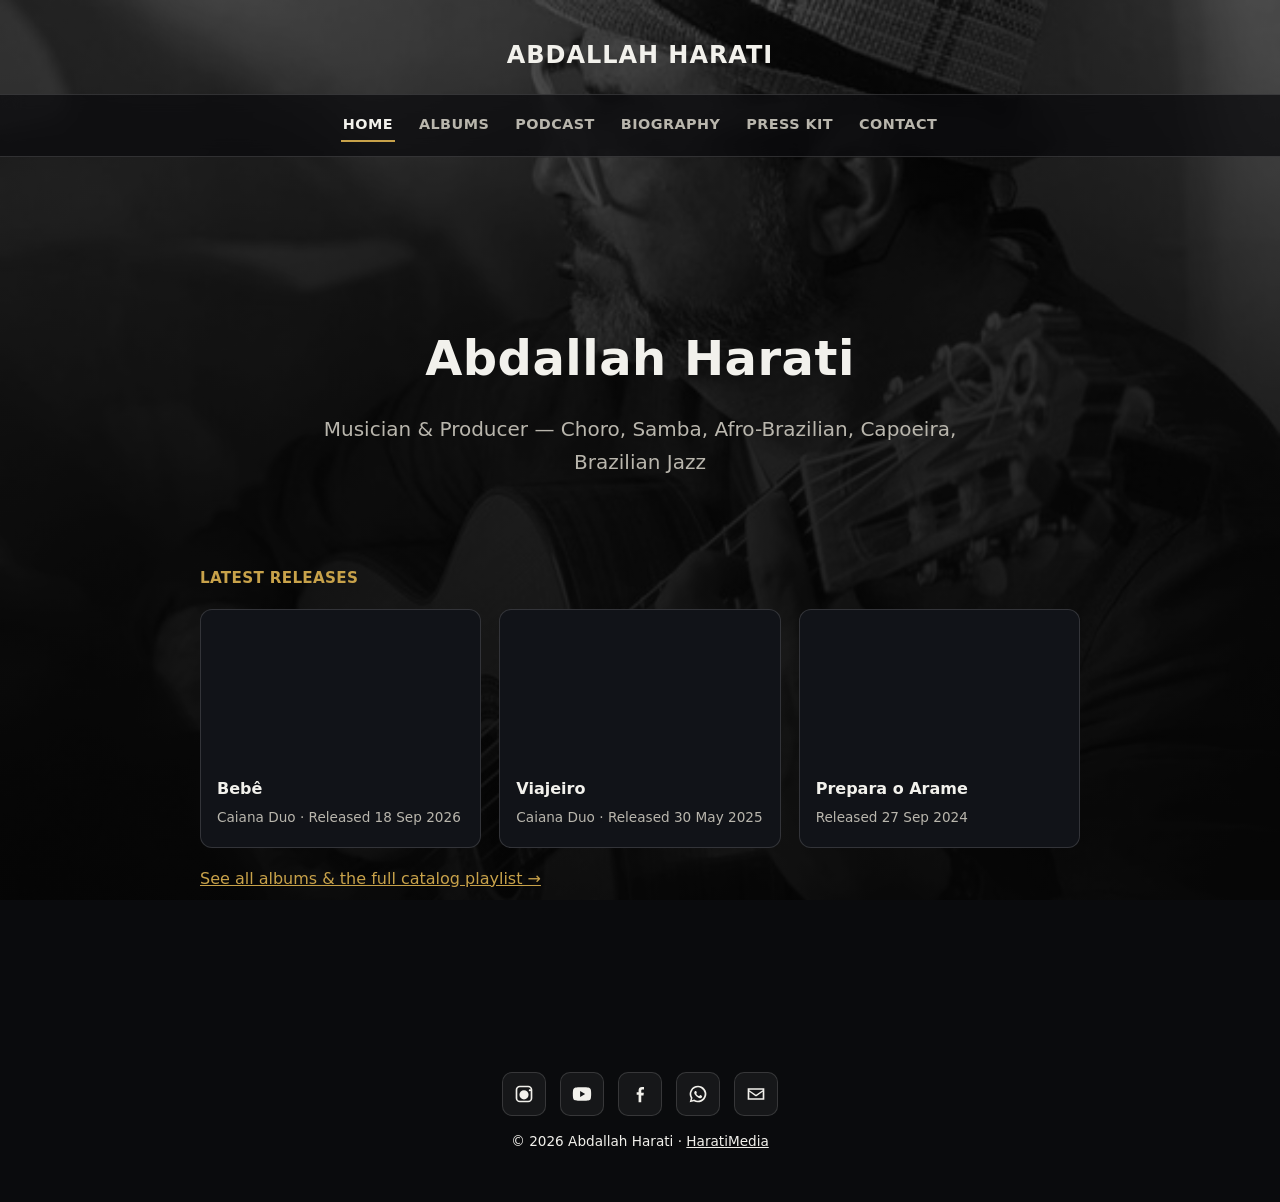
<file: index.html>
<!doctype html>
<html lang="en">
<head>
<meta charset="utf-8" />
<meta name="viewport" content="width=device-width, initial-scale=1" />
<title>Abdallah Harati – Musician & Producer</title>
<meta name="description" content="Abdallah Harati — Musician & Producer. Choro, Samba, Afro-Brazilian, Capoeira, Brazilian Jazz. Munich, Germany." />
<link rel="canonical" href="https://abdallahharati.com/" />
<link rel="icon" href="/favicon.ico" sizes="any">
<link rel="icon" href="/favicon-32.png" type="image/png" sizes="32x32">
<link rel="apple-touch-icon" href="/apple-touch-icon.png">
<link rel="stylesheet" href="/styles.css">
</head>
<body>

<div class="bg-fixed" style="background-image:url('/assets/strip-5.jpg');"></div>
<header class="site">
<a class="brand" href="/">ABDALLAH HARATI</a>
</header>

<nav class="main">
<a href="/" aria-current="page">Home</a>
<a href="/albums/">Albums</a>
<a href="/concerts/">Podcast</a>
<a href="/biography/">Biography</a>
<a href="/presskit/">Press Kit</a>
<a href="/contact/">Contact</a>
</nav>

<main class="wrap">


<div class="hero">
<h1>Abdallah Harati</h1>
<p class="tagline">Musician &amp; Producer &mdash; Choro, Samba, Afro-Brazilian, Capoeira, Brazilian Jazz</p>
</div>

<section id="latest-releases">
<h3>Latest Releases</h3>
<div class="releases-grid">

<div class="release-card">
<iframe src="https://open.spotify.com/embed/track/5POWEjmmdjpM7vAqu5G9jX?theme=0" height="152" allowfullscreen="" allow="autoplay; clipboard-write; encrypted-media; fullscreen; picture-in-picture" loading="lazy" title="Bebê on Spotify"></iframe>
<div class="meta">
<p class="title">Bebê</p>
<p class="date">Caiana Duo &middot; Released 18 Sep 2026</p>
</div>
</div>

<div class="release-card">
<iframe src="https://open.spotify.com/embed/track/1FKgdaeztm3FK38b9wYlky?theme=0" height="152" allowfullscreen="" allow="autoplay; clipboard-write; encrypted-media; fullscreen; picture-in-picture" loading="lazy" title="Viajeiro on Spotify"></iframe>
<div class="meta">
<p class="title">Viajeiro</p>
<p class="date">Caiana Duo &middot; Released 30 May 2025</p>
</div>
</div>

<div class="release-card">
<iframe src="https://open.spotify.com/embed/track/0dHBwketoEadksdhpI5raE?theme=0" height="152" allowfullscreen="" allow="autoplay; clipboard-write; encrypted-media; fullscreen; picture-in-picture" loading="lazy" title="Prepara o Arame on Spotify"></iframe>
<div class="meta">
<p class="title">Prepara o Arame</p>
<p class="date">Released 27 Sep 2024</p>
</div>
</div>

</div>
<p style="margin-top:18px;"><a href="/albums/">See all albums &amp; the full catalog playlist &rarr;</a></p>
</section>


</main>

<footer class="site">
<div class="socials">
<a class="icon-btn" href="https://www.instagram.com/abdallahharati/" target="_blank" rel="noopener noreferrer" aria-label="Instagram">
<svg viewBox="0 0 24 24" fill="currentColor"><path d="M7 2h10a5 5 0 0 1 5 5v10a5 5 0 0 1-5 5H7a5 5 0 0 1-5-5V7a5 5 0 0 1 5-5zm0 2a3 3 0 0 0-3 3v10a3 3 0 0 0 3 3h10a3 3 0 0 0 3-3V7a3 3 0 0 0-3-3H7zm5 3.5a5.5 5.5 0 1 1 0 11 5.5 5.5 0 0 1 0-11zm7-1.3a1.3 1.3 0 1 1 0 2.6 1.3 1.3 0 0 1 0-2.6z"/></svg>
</a>
<a class="icon-btn" href="https://www.youtube.com/abdallahharati?sub_confirmation=1" target="_blank" rel="noopener noreferrer" aria-label="YouTube">
<svg viewBox="0 0 24 24" fill="currentColor"><path d="M23 12s0-3.6-.46-5.3a3 3 0 0 0-2.1-2.1C18.7 4 12 4 12 4s-6.7 0-8.44.6a3 3 0 0 0-2.1 2.1C1 8.4 1 12 1 12s0 3.6.46 5.3a3 3 0 0 0 2.1 2.1C5.3 20 12 20 12 20s6.7 0 8.44-.6a3 3 0 0 0 2.1-2.1C23 15.6 23 12 23 12zM9.75 15.5v-7l6 3.5-6 3.5z"/></svg>
</a>
<a class="icon-btn" href="https://www.facebook.com/abdallahharatimusic/" target="_blank" rel="noopener noreferrer" aria-label="Facebook">
<svg viewBox="0 0 24 24" fill="currentColor"><path d="M13.5 22v-8.2h2.7l.4-3.2h-3.1V8.3c0-.9.3-1.6 1.6-1.6h1.7V3.7c-.3 0-1.3-.1-2.5-.1-2.4 0-4 1.4-4 4v2.2H8v3.2h2.3V22h3.2z"/></svg>
</a>
<a class="icon-btn" href="https://wa.me/4915158968726" target="_blank" rel="noopener noreferrer" aria-label="WhatsApp">
<svg viewBox="0 0 24 24" fill="currentColor"><path d="M12 2a10 10 0 0 0-8.6 15.1L2 22l5.1-1.3A10 10 0 1 0 12 2zm0 18a8 8 0 0 1-4.1-1.1l-.3-.2-3 .8.8-2.9-.2-.3A8 8 0 1 1 12 20zm4.4-5.9c-.2-.1-1.4-.7-1.6-.8-.2-.1-.4-.1-.5.1-.2.2-.6.8-.8 1-.1.2-.3.2-.5.1-1.3-.6-2.2-1.2-3-2.5-.2-.4.2-.4.6-1.2.1-.1 0-.3 0-.4l-.7-1.6c-.2-.4-.4-.4-.5-.4h-.5c-.2 0-.4.1-.6.3-.2.2-.8.8-.8 1.9s.8 2.2 1 2.4c.1.1 1.6 2.5 4 3.5 1.5.6 2 .7 2.7.6.4-.1 1.4-.6 1.6-1.1.2-.5.2-.9.1-1z"/></svg>
</a>
<a class="icon-btn" href="mailto:abdallah@abdallahharati.com" target="_blank" rel="noopener noreferrer" aria-label="Email">
<svg viewBox="0 0 24 24" fill="currentColor"><path d="M2 5h20v14H2V5zm2 2v.4l8 5.6 8-5.6V7H4zm16 2.4-7.4 5.2a1 1 0 0 1-1.2 0L4 9.4V17h16V9.4z"/></svg>
</a>
</div>
<p>&copy; <span id="year"></span> Abdallah Harati &middot; <a class="plain" href="https://haratimedia.com" target="_blank" rel="noopener noreferrer" style="text-decoration:underline;">HaratiMedia</a></p>
</footer>
<script>document.getElementById("year").textContent = new Date().getFullYear();</script>
</body>
</html>
</file>
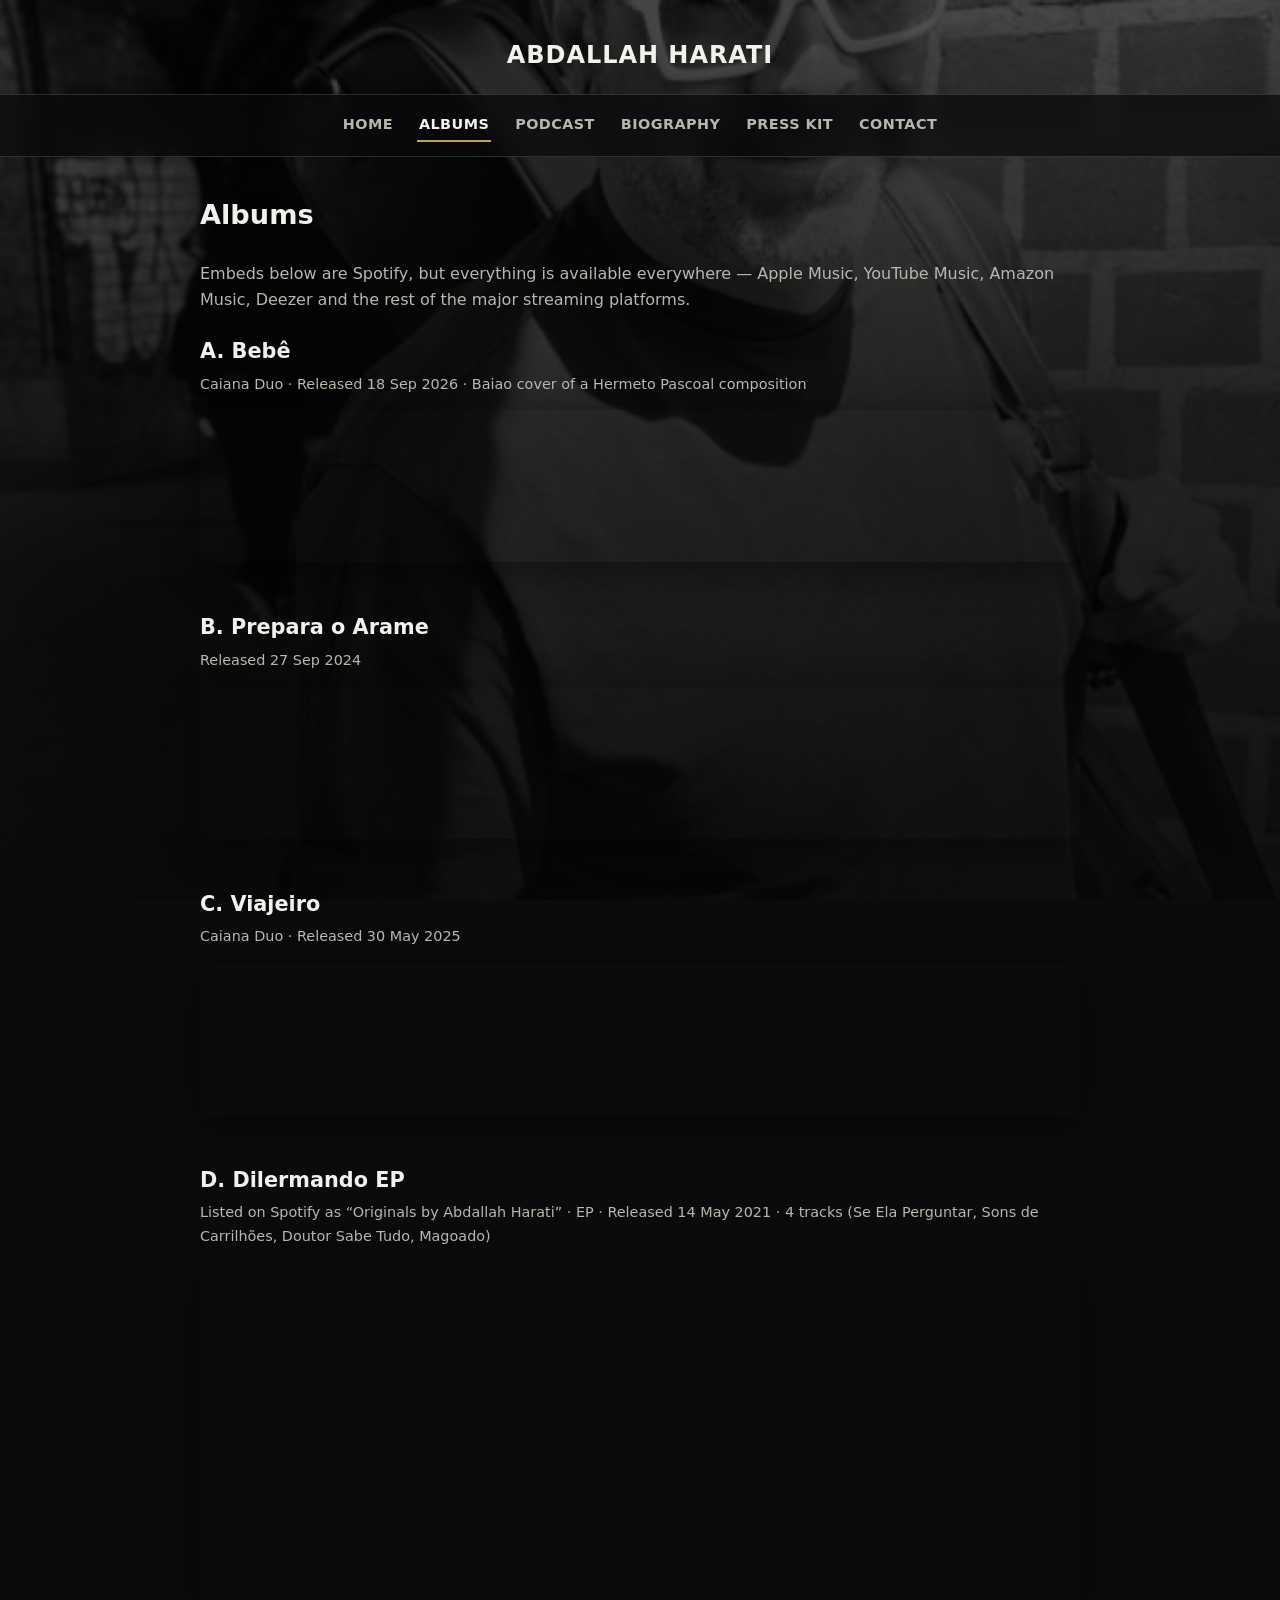
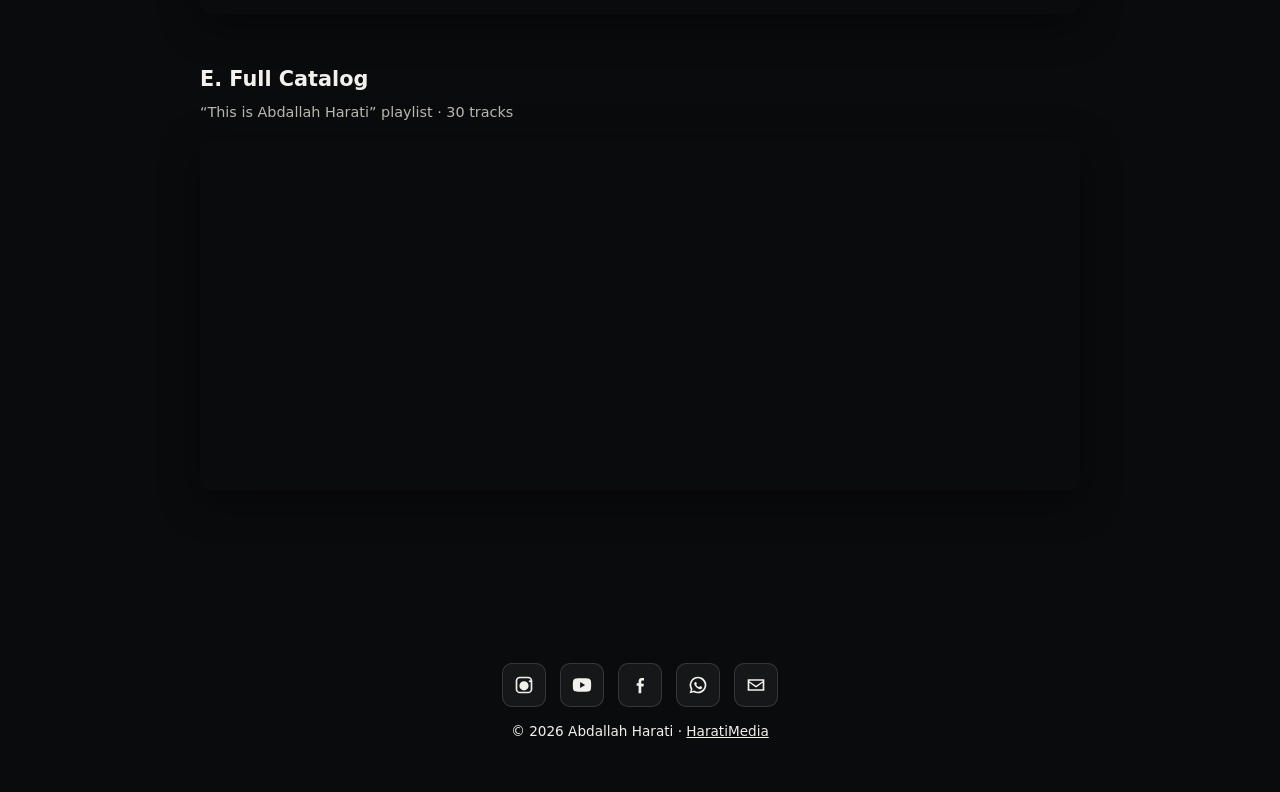
<file: albums/index.html>
<!doctype html>
<html lang="en">
<head>
<meta charset="utf-8" />
<meta name="viewport" content="width=device-width, initial-scale=1" />
<title>Albums – Abdallah Harati</title>
<meta name="description" content="Listen to Abdallah Harati and Caiana Duo on Spotify: Bebê, Prepara o Arame, Viajeiro, the Dilermando EP, and the full catalog playlist." />
<link rel="canonical" href="https://abdallahharati.com/albums/" />
<link rel="icon" href="/favicon.ico" sizes="any">
<link rel="icon" href="/favicon-32.png" type="image/png" sizes="32x32">
<link rel="apple-touch-icon" href="/apple-touch-icon.png">
<link rel="stylesheet" href="/styles.css">
</head>
<body>

<div class="bg-fixed" style="background-image:url('/assets/strip-4.jpg');"></div>
<header class="site">
<a class="brand" href="/">ABDALLAH HARATI</a>
</header>

<nav class="main">
<a href="/">Home</a>
<a href="/albums/" aria-current="page">Albums</a>
<a href="/concerts/">Podcast</a>
<a href="/biography/">Biography</a>
<a href="/presskit/">Press Kit</a>
<a href="/contact/">Contact</a>
</nav>

<main class="wrap">


<h2>Albums</h2>
<p class="muted">Embeds below are Spotify, but everything is available everywhere &mdash; Apple Music, YouTube Music, Amazon Music, Deezer and the rest of the major streaming platforms.</p>

<div class="album-block">
<h3 class="track-title">A. Bebê</h3>
<p class="track-sub">Caiana Duo &middot; Released 18 Sep 2026 &middot; Baiao cover of a Hermeto Pascoal composition</p>
<div class="spotify-embed">
<iframe src="https://open.spotify.com/embed/track/5POWEjmmdjpM7vAqu5G9jX?theme=0" width="100%" height="152" allowfullscreen="" allow="autoplay; clipboard-write; encrypted-media; fullscreen; picture-in-picture" loading="lazy" title="Bebê on Spotify"></iframe>
</div>
</div>

<div class="album-block">
<h3 class="track-title">B. Prepara o Arame</h3>
<p class="track-sub">Released 27 Sep 2024</p>
<div class="spotify-embed">
<iframe src="https://open.spotify.com/embed/track/0dHBwketoEadksdhpI5raE?theme=0" width="100%" height="152" allowfullscreen="" allow="autoplay; clipboard-write; encrypted-media; fullscreen; picture-in-picture" loading="lazy" title="Prepara o Arame on Spotify"></iframe>
</div>
</div>

<div class="album-block">
<h3 class="track-title">C. Viajeiro</h3>
<p class="track-sub">Caiana Duo &middot; Released 30 May 2025</p>
<div class="spotify-embed">
<iframe src="https://open.spotify.com/embed/track/1FKgdaeztm3FK38b9wYlky?theme=0" width="100%" height="152" allowfullscreen="" allow="autoplay; clipboard-write; encrypted-media; fullscreen; picture-in-picture" loading="lazy" title="Viajeiro on Spotify"></iframe>
</div>
</div>

<div class="album-block">
<h3 class="track-title">D. Dilermando EP</h3>
<p class="track-sub">Listed on Spotify as &ldquo;Originals by Abdallah Harati&rdquo; &middot; EP &middot; Released 14 May 2021 &middot; 4 tracks (Se Ela Perguntar, Sons de Carrilhões, Doutor Sabe Tudo, Magoado)</p>
<div class="spotify-embed">
<iframe src="https://open.spotify.com/embed/album/3Aqo1QBwrxbxqcvVam3zDx?theme=0" width="100%" height="352" allowfullscreen="" allow="autoplay; clipboard-write; encrypted-media; fullscreen; picture-in-picture" loading="lazy" title="Dilermando EP on Spotify"></iframe>
</div>
</div>

<div class="album-block">
<h3 class="track-title">E. Full Catalog</h3>
<p class="track-sub">&ldquo;This is Abdallah Harati&rdquo; playlist &middot; 30 tracks</p>
<div class="spotify-embed">
<iframe src="https://open.spotify.com/embed/playlist/5l6EqsQIhzQLzmxYP4M9Hm?theme=0" width="100%" height="352" allowfullscreen="" allow="autoplay; clipboard-write; encrypted-media; fullscreen; picture-in-picture" loading="lazy" title="Full catalog playlist on Spotify"></iframe>
</div>
</div>


</main>

<footer class="site">
<div class="socials">
<a class="icon-btn" href="https://www.instagram.com/abdallahharati/" target="_blank" rel="noopener noreferrer" aria-label="Instagram">
<svg viewBox="0 0 24 24" fill="currentColor"><path d="M7 2h10a5 5 0 0 1 5 5v10a5 5 0 0 1-5 5H7a5 5 0 0 1-5-5V7a5 5 0 0 1 5-5zm0 2a3 3 0 0 0-3 3v10a3 3 0 0 0 3 3h10a3 3 0 0 0 3-3V7a3 3 0 0 0-3-3H7zm5 3.5a5.5 5.5 0 1 1 0 11 5.5 5.5 0 0 1 0-11zm7-1.3a1.3 1.3 0 1 1 0 2.6 1.3 1.3 0 0 1 0-2.6z"/></svg>
</a>
<a class="icon-btn" href="https://www.youtube.com/abdallahharati?sub_confirmation=1" target="_blank" rel="noopener noreferrer" aria-label="YouTube">
<svg viewBox="0 0 24 24" fill="currentColor"><path d="M23 12s0-3.6-.46-5.3a3 3 0 0 0-2.1-2.1C18.7 4 12 4 12 4s-6.7 0-8.44.6a3 3 0 0 0-2.1 2.1C1 8.4 1 12 1 12s0 3.6.46 5.3a3 3 0 0 0 2.1 2.1C5.3 20 12 20 12 20s6.7 0 8.44-.6a3 3 0 0 0 2.1-2.1C23 15.6 23 12 23 12zM9.75 15.5v-7l6 3.5-6 3.5z"/></svg>
</a>
<a class="icon-btn" href="https://www.facebook.com/abdallahharatimusic/" target="_blank" rel="noopener noreferrer" aria-label="Facebook">
<svg viewBox="0 0 24 24" fill="currentColor"><path d="M13.5 22v-8.2h2.7l.4-3.2h-3.1V8.3c0-.9.3-1.6 1.6-1.6h1.7V3.7c-.3 0-1.3-.1-2.5-.1-2.4 0-4 1.4-4 4v2.2H8v3.2h2.3V22h3.2z"/></svg>
</a>
<a class="icon-btn" href="https://wa.me/4915158968726" target="_blank" rel="noopener noreferrer" aria-label="WhatsApp">
<svg viewBox="0 0 24 24" fill="currentColor"><path d="M12 2a10 10 0 0 0-8.6 15.1L2 22l5.1-1.3A10 10 0 1 0 12 2zm0 18a8 8 0 0 1-4.1-1.1l-.3-.2-3 .8.8-2.9-.2-.3A8 8 0 1 1 12 20zm4.4-5.9c-.2-.1-1.4-.7-1.6-.8-.2-.1-.4-.1-.5.1-.2.2-.6.8-.8 1-.1.2-.3.2-.5.1-1.3-.6-2.2-1.2-3-2.5-.2-.4.2-.4.6-1.2.1-.1 0-.3 0-.4l-.7-1.6c-.2-.4-.4-.4-.5-.4h-.5c-.2 0-.4.1-.6.3-.2.2-.8.8-.8 1.9s.8 2.2 1 2.4c.1.1 1.6 2.5 4 3.5 1.5.6 2 .7 2.7.6.4-.1 1.4-.6 1.6-1.1.2-.5.2-.9.1-1z"/></svg>
</a>
<a class="icon-btn" href="mailto:abdallah@abdallahharati.com" target="_blank" rel="noopener noreferrer" aria-label="Email">
<svg viewBox="0 0 24 24" fill="currentColor"><path d="M2 5h20v14H2V5zm2 2v.4l8 5.6 8-5.6V7H4zm16 2.4-7.4 5.2a1 1 0 0 1-1.2 0L4 9.4V17h16V9.4z"/></svg>
</a>
</div>
<p>&copy; <span id="year"></span> Abdallah Harati &middot; <a class="plain" href="https://haratimedia.com" target="_blank" rel="noopener noreferrer" style="text-decoration:underline;">HaratiMedia</a></p>
</footer>
<script>document.getElementById("year").textContent = new Date().getFullYear();</script>
</body>
</html>
</file>
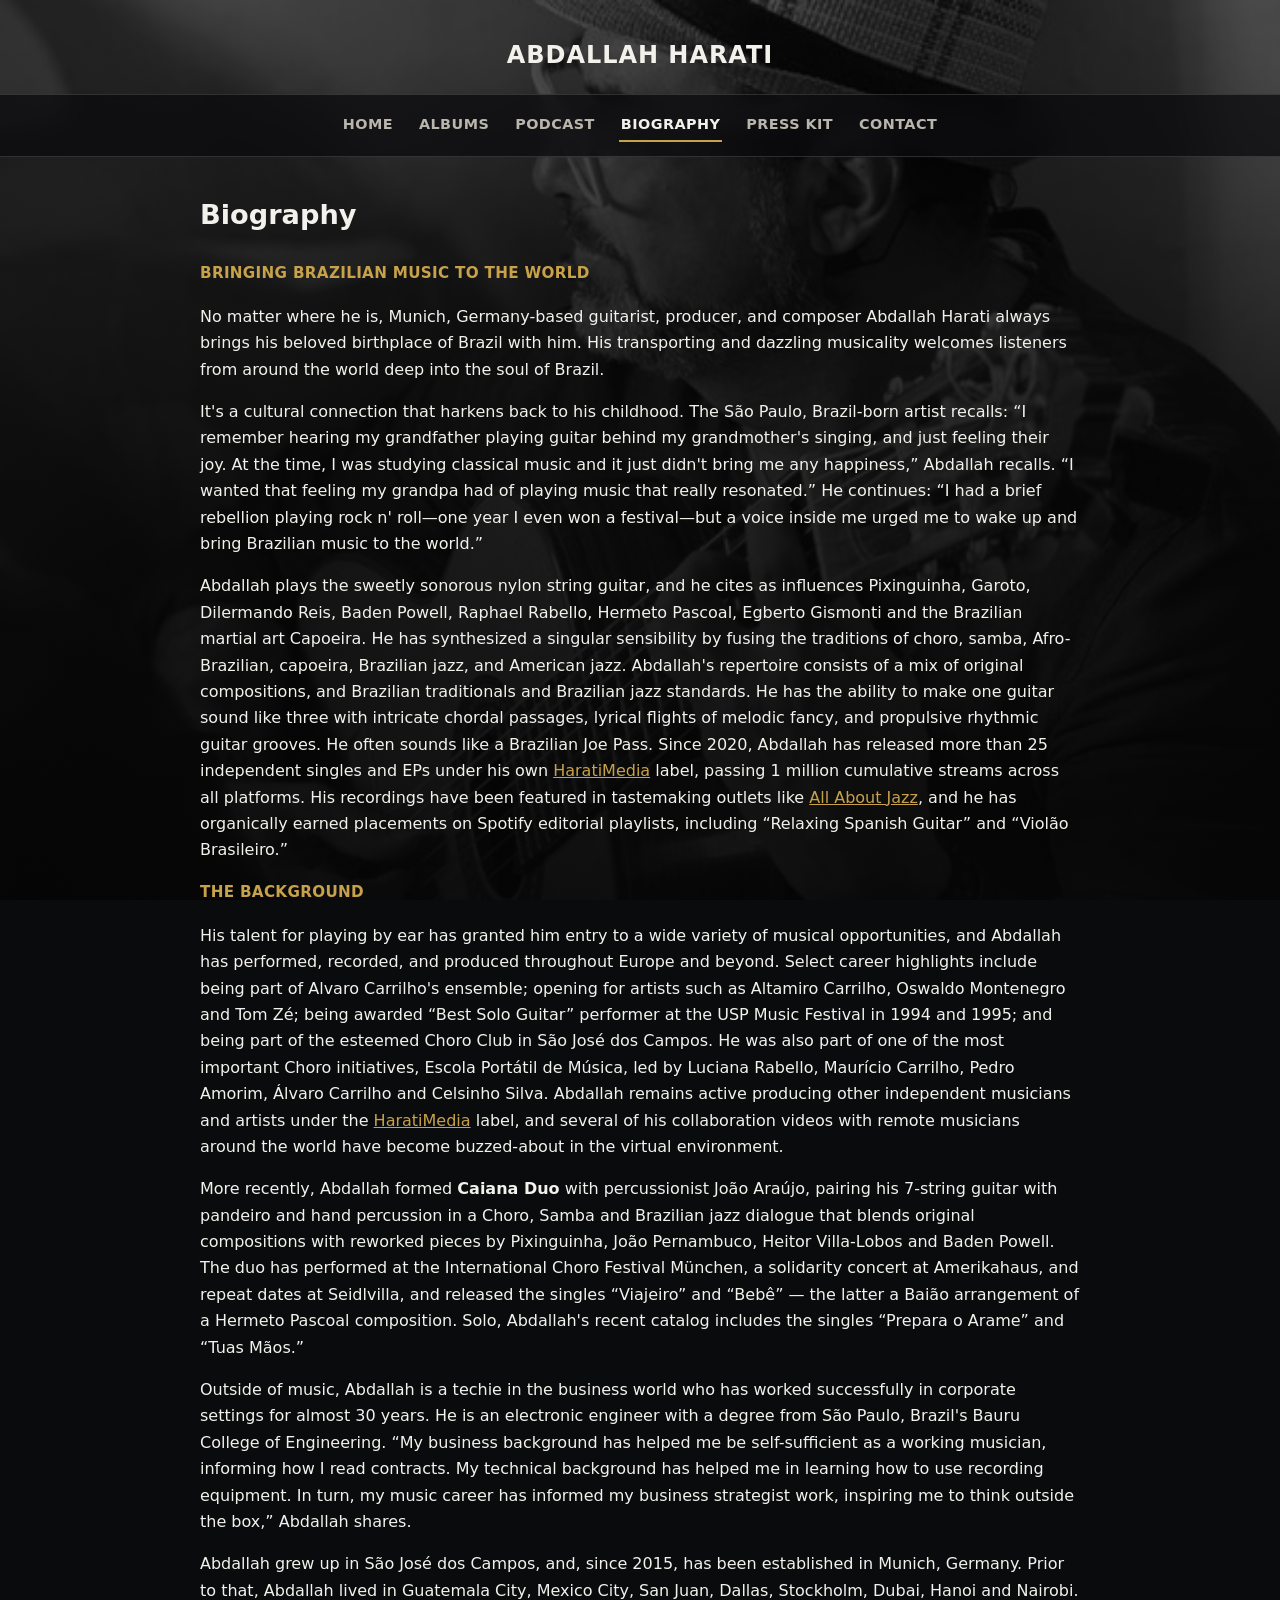
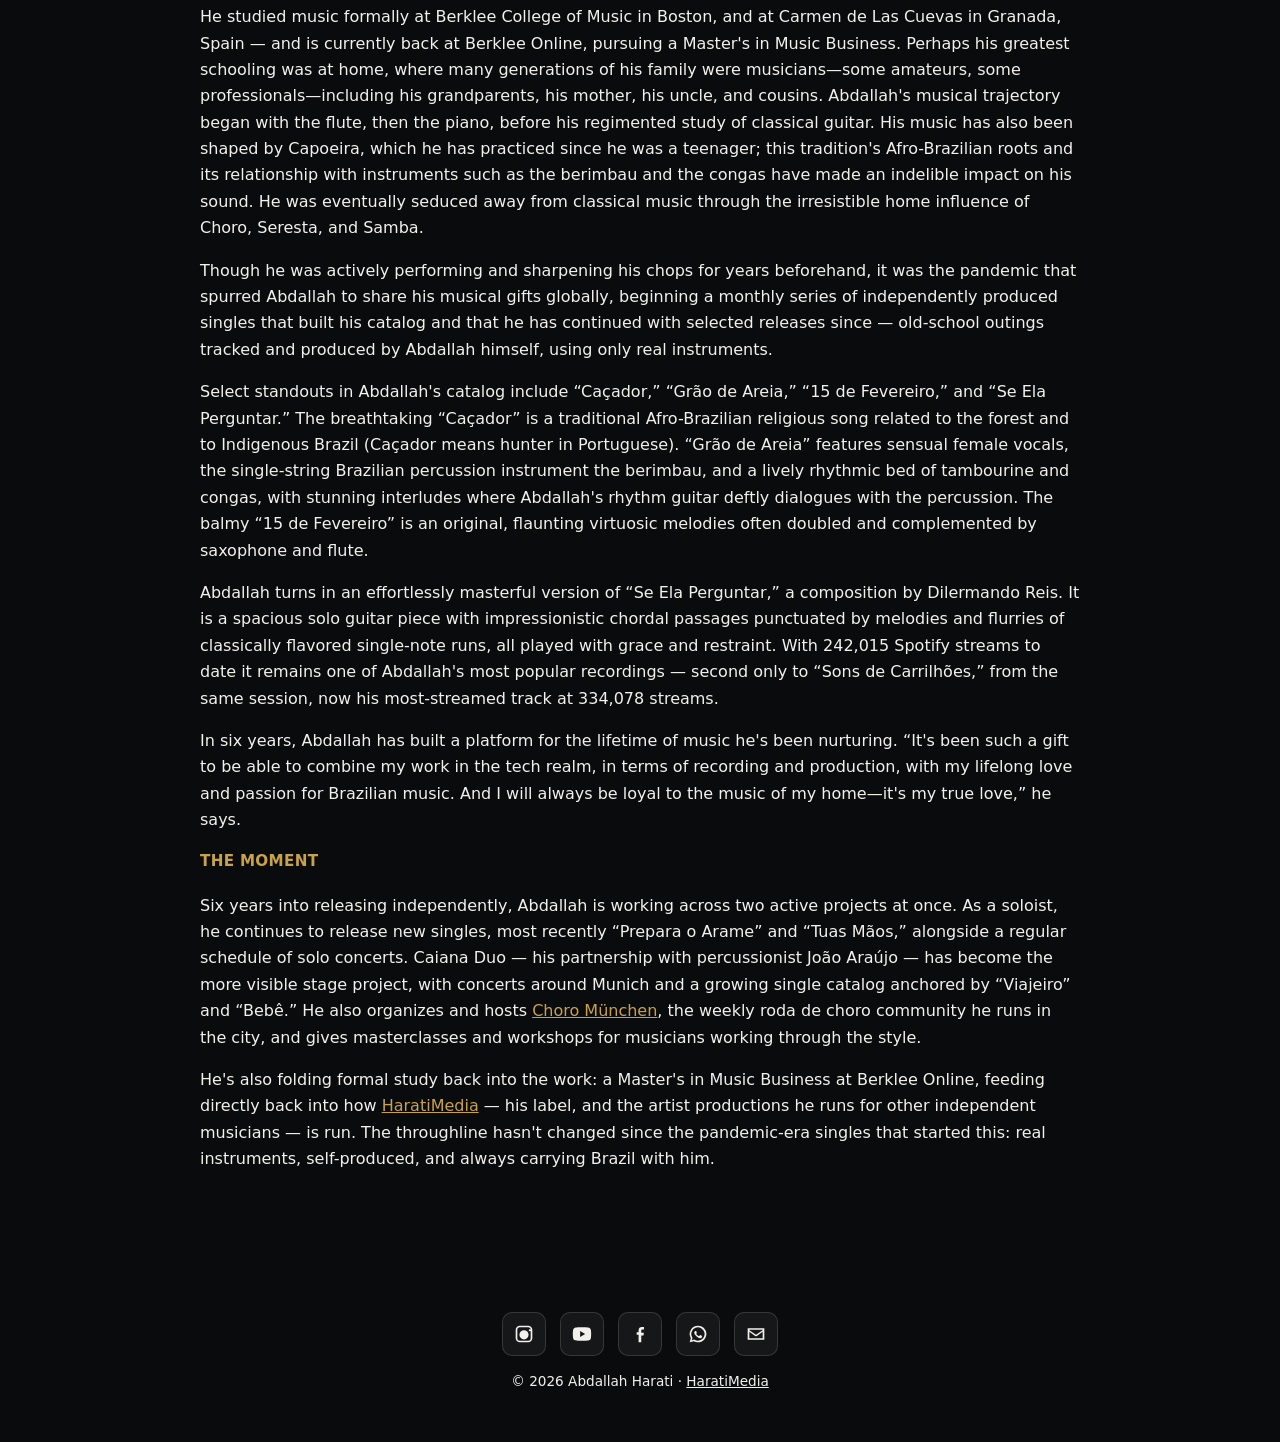
<file: biography/index.html>
<!doctype html>
<html lang="en">
<head>
<meta charset="utf-8" />
<meta name="viewport" content="width=device-width, initial-scale=1" />
<title>Biography – Abdallah Harati</title>
<meta name="description" content="Abdallah Harati — Munich-based guitarist, producer and composer bringing Choro, Samba and Brazilian jazz to the world." />
<link rel="canonical" href="https://abdallahharati.com/biography/" />
<link rel="icon" href="/favicon.ico" sizes="any">
<link rel="icon" href="/favicon-32.png" type="image/png" sizes="32x32">
<link rel="apple-touch-icon" href="/apple-touch-icon.png">
<link rel="stylesheet" href="/styles.css">
</head>
<body>

<div class="bg-fixed" style="background-image:url('/assets/strip-5.jpg');"></div>
<header class="site">
<a class="brand" href="/">ABDALLAH HARATI</a>
</header>

<nav class="main">
<a href="/">Home</a>
<a href="/albums/">Albums</a>
<a href="/concerts/">Podcast</a>
<a href="/biography/" aria-current="page">Biography</a>
<a href="/presskit/">Press Kit</a>
<a href="/contact/">Contact</a>
</nav>

<main class="wrap">


<h2>Biography</h2>
<h3>Bringing Brazilian Music to The World</h3>

<p>No matter where he is, Munich, Germany-based guitarist, producer, and composer Abdallah Harati always brings his beloved birthplace of Brazil with him. His transporting and dazzling musicality welcomes listeners from around the world deep into the soul of Brazil.</p>

<p>It's a cultural connection that harkens back to his childhood. The São Paulo, Brazil-born artist recalls: &ldquo;I remember hearing my grandfather playing guitar behind my grandmother's singing, and just feeling their joy. At the time, I was studying classical music and it just didn't bring me any happiness,&rdquo; Abdallah recalls. &ldquo;I wanted that feeling my grandpa had of playing music that really resonated.&rdquo; He continues: &ldquo;I had a brief rebellion playing rock n' roll&mdash;one year I even won a festival&mdash;but a voice inside me urged me to wake up and bring Brazilian music to the world.&rdquo;</p>

<p>Abdallah plays the sweetly sonorous nylon string guitar, and he cites as influences Pixinguinha, Garoto, Dilermando Reis, Baden Powell, Raphael Rabello, Hermeto Pascoal, Egberto Gismonti and the Brazilian martial art Capoeira. He has synthesized a singular sensibility by fusing the traditions of choro, samba, Afro-Brazilian, capoeira, Brazilian jazz, and American jazz. Abdallah's repertoire consists of a mix of original compositions, and Brazilian traditionals and Brazilian jazz standards. He has the ability to make one guitar sound like three with intricate chordal passages, lyrical flights of melodic fancy, and propulsive rhythmic guitar grooves. He often sounds like a Brazilian Joe Pass. Since 2020, Abdallah has released more than 25 independent singles and EPs under his own <a href="https://haratimedia.com" target="_blank" rel="noopener noreferrer">HaratiMedia</a> label, passing 1 million cumulative streams across all platforms. His recordings have been featured in tastemaking outlets like <a href="https://www.allaboutjazz.com" target="_blank" rel="noopener noreferrer">All About Jazz</a>, and he has organically earned placements on Spotify editorial playlists, including &ldquo;Relaxing Spanish Guitar&rdquo; and &ldquo;Violão Brasileiro.&rdquo;</p>

<h3>The Background</h3>

<p>His talent for playing by ear has granted him entry to a wide variety of musical opportunities, and Abdallah has performed, recorded, and produced throughout Europe and beyond. Select career highlights include being part of Alvaro Carrilho's ensemble; opening for artists such as Altamiro Carrilho, Oswaldo Montenegro and Tom Zé; being awarded &ldquo;Best Solo Guitar&rdquo; performer at the USP Music Festival in 1994 and 1995; and being part of the esteemed Choro Club in São José dos Campos. He was also part of one of the most important Choro initiatives, Escola Portátil de Música, led by Luciana Rabello, Maurício Carrilho, Pedro Amorim, Álvaro Carrilho and Celsinho Silva. Abdallah remains active producing other independent musicians and artists under the <a href="https://haratimedia.com" target="_blank" rel="noopener noreferrer">HaratiMedia</a> label, and several of his collaboration videos with remote musicians around the world have become buzzed-about in the virtual environment.</p>

<p>More recently, Abdallah formed <strong>Caiana Duo</strong> with percussionist João Araújo, pairing his 7-string guitar with pandeiro and hand percussion in a Choro, Samba and Brazilian jazz dialogue that blends original compositions with reworked pieces by Pixinguinha, João Pernambuco, Heitor Villa-Lobos and Baden Powell. The duo has performed at the International Choro Festival München, a solidarity concert at Amerikahaus, and repeat dates at Seidlvilla, and released the singles &ldquo;Viajeiro&rdquo; and &ldquo;Bebê&rdquo; &mdash; the latter a Baião arrangement of a Hermeto Pascoal composition. Solo, Abdallah's recent catalog includes the singles &ldquo;Prepara o Arame&rdquo; and &ldquo;Tuas Mãos.&rdquo;</p>

<p>Outside of music, Abdallah is a techie in the business world who has worked successfully in corporate settings for almost 30 years. He is an electronic engineer with a degree from São Paulo, Brazil's Bauru College of Engineering. &ldquo;My business background has helped me be self-sufficient as a working musician, informing how I read contracts. My technical background has helped me in learning how to use recording equipment. In turn, my music career has informed my business strategist work, inspiring me to think outside the box,&rdquo; Abdallah shares.</p>

<p>Abdallah grew up in São José dos Campos, and, since 2015, has been established in Munich, Germany. Prior to that, Abdallah lived in Guatemala City, Mexico City, San Juan, Dallas, Stockholm, Dubai, Hanoi and Nairobi. He studied music formally at Berklee College of Music in Boston, and at Carmen de Las Cuevas in Granada, Spain &mdash; and is currently back at Berklee Online, pursuing a Master's in Music Business. Perhaps his greatest schooling was at home, where many generations of his family were musicians&mdash;some amateurs, some professionals&mdash;including his grandparents, his mother, his uncle, and cousins. Abdallah's musical trajectory began with the flute, then the piano, before his regimented study of classical guitar. His music has also been shaped by Capoeira, which he has practiced since he was a teenager; this tradition's Afro-Brazilian roots and its relationship with instruments such as the berimbau and the congas have made an indelible impact on his sound. He was eventually seduced away from classical music through the irresistible home influence of Choro, Seresta, and Samba.</p>

<p>Though he was actively performing and sharpening his chops for years beforehand, it was the pandemic that spurred Abdallah to share his musical gifts globally, beginning a monthly series of independently produced singles that built his catalog and that he has continued with selected releases since &mdash; old-school outings tracked and produced by Abdallah himself, using only real instruments.</p>

<p>Select standouts in Abdallah's catalog include &ldquo;Caçador,&rdquo; &ldquo;Grão de Areia,&rdquo; &ldquo;15 de Fevereiro,&rdquo; and &ldquo;Se Ela Perguntar.&rdquo; The breathtaking &ldquo;Caçador&rdquo; is a traditional Afro-Brazilian religious song related to the forest and to Indigenous Brazil (Caçador means hunter in Portuguese). &ldquo;Grão de Areia&rdquo; features sensual female vocals, the single-string Brazilian percussion instrument the berimbau, and a lively rhythmic bed of tambourine and congas, with stunning interludes where Abdallah's rhythm guitar deftly dialogues with the percussion. The balmy &ldquo;15 de Fevereiro&rdquo; is an original, flaunting virtuosic melodies often doubled and complemented by saxophone and flute.</p>

<p>Abdallah turns in an effortlessly masterful version of &ldquo;Se Ela Perguntar,&rdquo; a composition by Dilermando Reis. It is a spacious solo guitar piece with impressionistic chordal passages punctuated by melodies and flurries of classically flavored single-note runs, all played with grace and restraint. With 242,015 Spotify streams to date it remains one of Abdallah's most popular recordings &mdash; second only to &ldquo;Sons de Carrilhões,&rdquo; from the same session, now his most-streamed track at 334,078 streams.</p>


<p>In six years, Abdallah has built a platform for the lifetime of music he's been nurturing. &ldquo;It's been such a gift to be able to combine my work in the tech realm, in terms of recording and production, with my lifelong love and passion for Brazilian music. And I will always be loyal to the music of my home&mdash;it's my true love,&rdquo; he says.</p>

<h3>The Moment</h3>

<p>Six years into releasing independently, Abdallah is working across two active projects at once. As a soloist, he continues to release new singles, most recently &ldquo;Prepara o Arame&rdquo; and &ldquo;Tuas Mãos,&rdquo; alongside a regular schedule of solo concerts. Caiana Duo &mdash; his partnership with percussionist João Araújo &mdash; has become the more visible stage project, with concerts around Munich and a growing single catalog anchored by &ldquo;Viajeiro&rdquo; and &ldquo;Bebê.&rdquo; He also organizes and hosts <a href="https://choromuenchen.com" target="_blank" rel="noopener noreferrer">Choro München</a>, the weekly roda de choro community he runs in the city, and gives masterclasses and workshops for musicians working through the style.</p>

<p>He's also folding formal study back into the work: a Master's in Music Business at Berklee Online, feeding directly back into how <a href="https://haratimedia.com" target="_blank" rel="noopener noreferrer">HaratiMedia</a> &mdash; his label, and the artist productions he runs for other independent musicians &mdash; is run. The throughline hasn't changed since the pandemic-era singles that started this: real instruments, self-produced, and always carrying Brazil with him.</p>


</main>

<footer class="site">
<div class="socials">
<a class="icon-btn" href="https://www.instagram.com/abdallahharati/" target="_blank" rel="noopener noreferrer" aria-label="Instagram">
<svg viewBox="0 0 24 24" fill="currentColor"><path d="M7 2h10a5 5 0 0 1 5 5v10a5 5 0 0 1-5 5H7a5 5 0 0 1-5-5V7a5 5 0 0 1 5-5zm0 2a3 3 0 0 0-3 3v10a3 3 0 0 0 3 3h10a3 3 0 0 0 3-3V7a3 3 0 0 0-3-3H7zm5 3.5a5.5 5.5 0 1 1 0 11 5.5 5.5 0 0 1 0-11zm7-1.3a1.3 1.3 0 1 1 0 2.6 1.3 1.3 0 0 1 0-2.6z"/></svg>
</a>
<a class="icon-btn" href="https://www.youtube.com/abdallahharati?sub_confirmation=1" target="_blank" rel="noopener noreferrer" aria-label="YouTube">
<svg viewBox="0 0 24 24" fill="currentColor"><path d="M23 12s0-3.6-.46-5.3a3 3 0 0 0-2.1-2.1C18.7 4 12 4 12 4s-6.7 0-8.44.6a3 3 0 0 0-2.1 2.1C1 8.4 1 12 1 12s0 3.6.46 5.3a3 3 0 0 0 2.1 2.1C5.3 20 12 20 12 20s6.7 0 8.44-.6a3 3 0 0 0 2.1-2.1C23 15.6 23 12 23 12zM9.75 15.5v-7l6 3.5-6 3.5z"/></svg>
</a>
<a class="icon-btn" href="https://www.facebook.com/abdallahharatimusic/" target="_blank" rel="noopener noreferrer" aria-label="Facebook">
<svg viewBox="0 0 24 24" fill="currentColor"><path d="M13.5 22v-8.2h2.7l.4-3.2h-3.1V8.3c0-.9.3-1.6 1.6-1.6h1.7V3.7c-.3 0-1.3-.1-2.5-.1-2.4 0-4 1.4-4 4v2.2H8v3.2h2.3V22h3.2z"/></svg>
</a>
<a class="icon-btn" href="https://wa.me/4915158968726" target="_blank" rel="noopener noreferrer" aria-label="WhatsApp">
<svg viewBox="0 0 24 24" fill="currentColor"><path d="M12 2a10 10 0 0 0-8.6 15.1L2 22l5.1-1.3A10 10 0 1 0 12 2zm0 18a8 8 0 0 1-4.1-1.1l-.3-.2-3 .8.8-2.9-.2-.3A8 8 0 1 1 12 20zm4.4-5.9c-.2-.1-1.4-.7-1.6-.8-.2-.1-.4-.1-.5.1-.2.2-.6.8-.8 1-.1.2-.3.2-.5.1-1.3-.6-2.2-1.2-3-2.5-.2-.4.2-.4.6-1.2.1-.1 0-.3 0-.4l-.7-1.6c-.2-.4-.4-.4-.5-.4h-.5c-.2 0-.4.1-.6.3-.2.2-.8.8-.8 1.9s.8 2.2 1 2.4c.1.1 1.6 2.5 4 3.5 1.5.6 2 .7 2.7.6.4-.1 1.4-.6 1.6-1.1.2-.5.2-.9.1-1z"/></svg>
</a>
<a class="icon-btn" href="mailto:abdallah@abdallahharati.com" target="_blank" rel="noopener noreferrer" aria-label="Email">
<svg viewBox="0 0 24 24" fill="currentColor"><path d="M2 5h20v14H2V5zm2 2v.4l8 5.6 8-5.6V7H4zm16 2.4-7.4 5.2a1 1 0 0 1-1.2 0L4 9.4V17h16V9.4z"/></svg>
</a>
</div>
<p>&copy; <span id="year"></span> Abdallah Harati &middot; <a class="plain" href="https://haratimedia.com" target="_blank" rel="noopener noreferrer" style="text-decoration:underline;">HaratiMedia</a></p>
</footer>
<script>document.getElementById("year").textContent = new Date().getFullYear();</script>
</body>
</html>
</file>
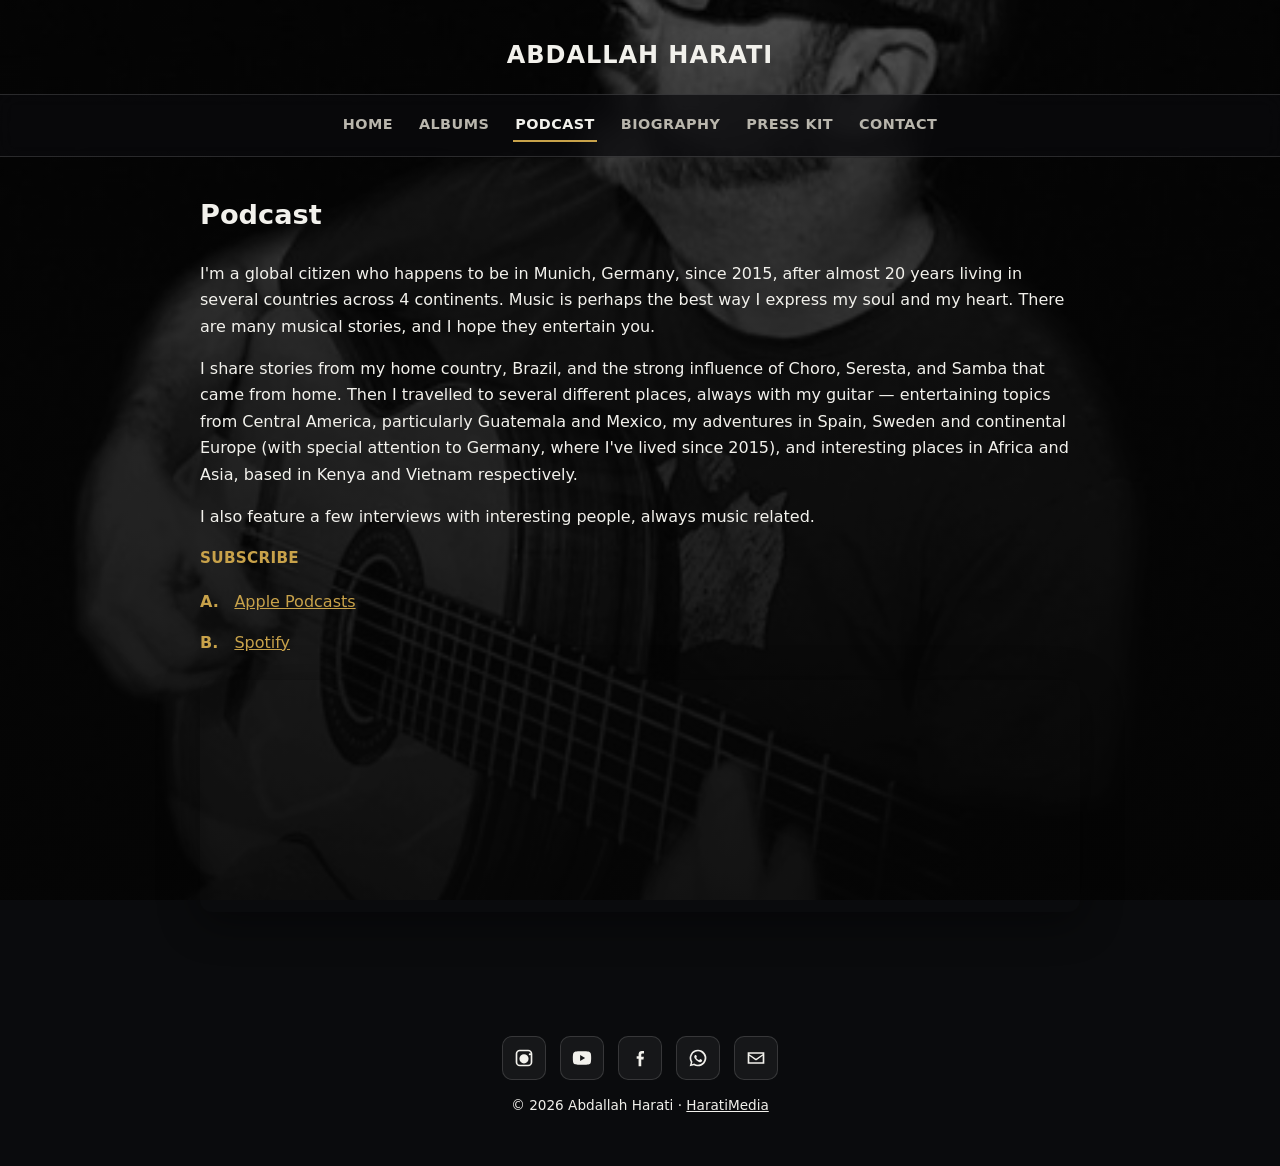
<file: concerts/index.html>
<!doctype html>
<html lang="en">
<head>
<meta charset="utf-8" />
<meta name="viewport" content="width=device-width, initial-scale=1" />
<title>Podcast – Abdallah Harati</title>
<meta name="description" content="Music Life by Abdallah Harati — stories from Brazil, Choro, Samba and two decades of travel, told through music." />
<link rel="canonical" href="https://abdallahharati.com/concerts/" />
<link rel="icon" href="/favicon.ico" sizes="any">
<link rel="icon" href="/favicon-32.png" type="image/png" sizes="32x32">
<link rel="apple-touch-icon" href="/apple-touch-icon.png">
<link rel="stylesheet" href="/styles.css">
</head>
<body>

<div class="bg-fixed" style="background-image:url('/assets/strip-1.jpg');"></div>
<header class="site">
<a class="brand" href="/">ABDALLAH HARATI</a>
</header>

<nav class="main">
<a href="/">Home</a>
<a href="/albums/">Albums</a>
<a href="/concerts/" aria-current="page">Podcast</a>
<a href="/biography/">Biography</a>
<a href="/presskit/">Press Kit</a>
<a href="/contact/">Contact</a>
</nav>

<main class="wrap">


<h2>Podcast</h2>
<p>I'm a global citizen who happens to be in Munich, Germany, since 2015, after almost 20 years living in several countries across 4 continents. Music is perhaps the best way I express my soul and my heart. There are many musical stories, and I hope they entertain you.</p>
<p>I share stories from my home country, Brazil, and the strong influence of Choro, Seresta, and Samba that came from home. Then I travelled to several different places, always with my guitar &mdash; entertaining topics from Central America, particularly Guatemala and Mexico, my adventures in Spain, Sweden and continental Europe (with special attention to Germany, where I've lived since 2015), and interesting places in Africa and Asia, based in Kenya and Vietnam respectively.</p>
<p>I also feature a few interviews with interesting people, always music related.</p>

<h3>Subscribe</h3>
<ul class="lettered">
<li><span class="letter">A.</span><a href="https://podcasts.apple.com/br/podcast/music-life-by-abdallah-harati/id1542225036?l=en" target="_blank" rel="noopener noreferrer">Apple Podcasts</a></li>
<li><span class="letter">B.</span><a href="https://open.spotify.com/show/4OrDxufPupeKAufMyX5NQB" target="_blank" rel="noopener noreferrer">Spotify</a></li>
</ul>

<div class="spotify-embed" style="margin-top:24px;">
<iframe src="https://open.spotify.com/embed/show/4OrDxufPupeKAufMyX5NQB?theme=0" width="100%" height="232" allowfullscreen="" allow="autoplay; clipboard-write; encrypted-media; fullscreen; picture-in-picture" loading="lazy" title="Music Life by Abdallah Harati podcast on Spotify"></iframe>
</div>


</main>

<footer class="site">
<div class="socials">
<a class="icon-btn" href="https://www.instagram.com/abdallahharati/" target="_blank" rel="noopener noreferrer" aria-label="Instagram">
<svg viewBox="0 0 24 24" fill="currentColor"><path d="M7 2h10a5 5 0 0 1 5 5v10a5 5 0 0 1-5 5H7a5 5 0 0 1-5-5V7a5 5 0 0 1 5-5zm0 2a3 3 0 0 0-3 3v10a3 3 0 0 0 3 3h10a3 3 0 0 0 3-3V7a3 3 0 0 0-3-3H7zm5 3.5a5.5 5.5 0 1 1 0 11 5.5 5.5 0 0 1 0-11zm7-1.3a1.3 1.3 0 1 1 0 2.6 1.3 1.3 0 0 1 0-2.6z"/></svg>
</a>
<a class="icon-btn" href="https://www.youtube.com/abdallahharati?sub_confirmation=1" target="_blank" rel="noopener noreferrer" aria-label="YouTube">
<svg viewBox="0 0 24 24" fill="currentColor"><path d="M23 12s0-3.6-.46-5.3a3 3 0 0 0-2.1-2.1C18.7 4 12 4 12 4s-6.7 0-8.44.6a3 3 0 0 0-2.1 2.1C1 8.4 1 12 1 12s0 3.6.46 5.3a3 3 0 0 0 2.1 2.1C5.3 20 12 20 12 20s6.7 0 8.44-.6a3 3 0 0 0 2.1-2.1C23 15.6 23 12 23 12zM9.75 15.5v-7l6 3.5-6 3.5z"/></svg>
</a>
<a class="icon-btn" href="https://www.facebook.com/abdallahharatimusic/" target="_blank" rel="noopener noreferrer" aria-label="Facebook">
<svg viewBox="0 0 24 24" fill="currentColor"><path d="M13.5 22v-8.2h2.7l.4-3.2h-3.1V8.3c0-.9.3-1.6 1.6-1.6h1.7V3.7c-.3 0-1.3-.1-2.5-.1-2.4 0-4 1.4-4 4v2.2H8v3.2h2.3V22h3.2z"/></svg>
</a>
<a class="icon-btn" href="https://wa.me/4915158968726" target="_blank" rel="noopener noreferrer" aria-label="WhatsApp">
<svg viewBox="0 0 24 24" fill="currentColor"><path d="M12 2a10 10 0 0 0-8.6 15.1L2 22l5.1-1.3A10 10 0 1 0 12 2zm0 18a8 8 0 0 1-4.1-1.1l-.3-.2-3 .8.8-2.9-.2-.3A8 8 0 1 1 12 20zm4.4-5.9c-.2-.1-1.4-.7-1.6-.8-.2-.1-.4-.1-.5.1-.2.2-.6.8-.8 1-.1.2-.3.2-.5.1-1.3-.6-2.2-1.2-3-2.5-.2-.4.2-.4.6-1.2.1-.1 0-.3 0-.4l-.7-1.6c-.2-.4-.4-.4-.5-.4h-.5c-.2 0-.4.1-.6.3-.2.2-.8.8-.8 1.9s.8 2.2 1 2.4c.1.1 1.6 2.5 4 3.5 1.5.6 2 .7 2.7.6.4-.1 1.4-.6 1.6-1.1.2-.5.2-.9.1-1z"/></svg>
</a>
<a class="icon-btn" href="mailto:abdallah@abdallahharati.com" target="_blank" rel="noopener noreferrer" aria-label="Email">
<svg viewBox="0 0 24 24" fill="currentColor"><path d="M2 5h20v14H2V5zm2 2v.4l8 5.6 8-5.6V7H4zm16 2.4-7.4 5.2a1 1 0 0 1-1.2 0L4 9.4V17h16V9.4z"/></svg>
</a>
</div>
<p>&copy; <span id="year"></span> Abdallah Harati &middot; <a class="plain" href="https://haratimedia.com" target="_blank" rel="noopener noreferrer" style="text-decoration:underline;">HaratiMedia</a></p>
</footer>
<script>document.getElementById("year").textContent = new Date().getFullYear();</script>
</body>
</html>
</file>
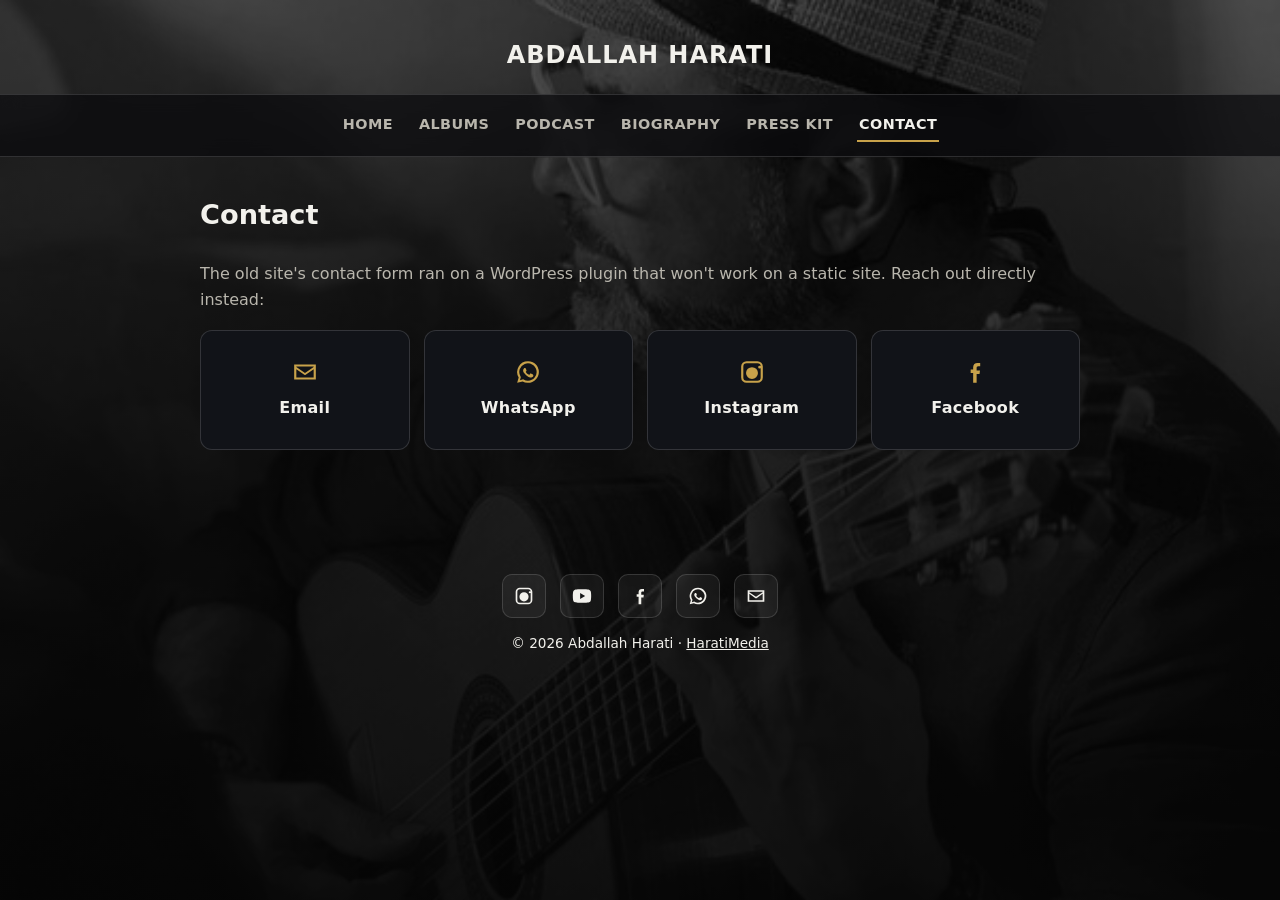
<file: contact/index.html>
<!doctype html>
<html lang="en">
<head>
<meta charset="utf-8" />
<meta name="viewport" content="width=device-width, initial-scale=1" />
<title>Contact – Abdallah Harati</title>
<meta name="description" content="Get in touch with Abdallah Harati — email, WhatsApp, Instagram and Facebook." />
<link rel="canonical" href="https://abdallahharati.com/contact/" />
<link rel="icon" href="/favicon.ico" sizes="any">
<link rel="icon" href="/favicon-32.png" type="image/png" sizes="32x32">
<link rel="apple-touch-icon" href="/apple-touch-icon.png">
<link rel="stylesheet" href="/styles.css">
</head>
<body>

<div class="bg-fixed" style="background-image:url('/assets/strip-5.jpg');"></div>
<header class="site">
<a class="brand" href="/">ABDALLAH HARATI</a>
</header>

<nav class="main">
<a href="/">Home</a>
<a href="/albums/">Albums</a>
<a href="/concerts/">Podcast</a>
<a href="/biography/">Biography</a>
<a href="/presskit/">Press Kit</a>
<a href="/contact/" aria-current="page">Contact</a>
</nav>

<main class="wrap">


<h2>Contact</h2>
<p class="muted">The old site's contact form ran on a WordPress plugin that won't work on a static site. Reach out directly instead:</p>

<div class="contact-methods">

<a class="contact-method" href="mailto:abdallah@abdallahharati.com">
<span class="icon"><svg viewBox="0 0 24 24" fill="currentColor"><path d="M2 5h20v14H2V5zm2 2v.4l8 5.6 8-5.6V7H4zm16 2.4-7.4 5.2a1 1 0 0 1-1.2 0L4 9.4V17h16V9.4z"/></svg></span>
<span class="label">Email</span>
</a>

<a class="contact-method" href="https://wa.me/4915158968726" target="_blank" rel="noopener noreferrer">
<span class="icon"><svg viewBox="0 0 24 24" fill="currentColor"><path d="M12 2a10 10 0 0 0-8.6 15.1L2 22l5.1-1.3A10 10 0 1 0 12 2zm0 18a8 8 0 0 1-4.1-1.1l-.3-.2-3 .8.8-2.9-.2-.3A8 8 0 1 1 12 20zm4.4-5.9c-.2-.1-1.4-.7-1.6-.8-.2-.1-.4-.1-.5.1-.2.2-.6.8-.8 1-.1.2-.3.2-.5.1-1.3-.6-2.2-1.2-3-2.5-.2-.4.2-.4.6-1.2.1-.1 0-.3 0-.4l-.7-1.6c-.2-.4-.4-.4-.5-.4h-.5c-.2 0-.4.1-.6.3-.2.2-.8.8-.8 1.9s.8 2.2 1 2.4c.1.1 1.6 2.5 4 3.5 1.5.6 2 .7 2.7.6.4-.1 1.4-.6 1.6-1.1.2-.5.2-.9.1-1z"/></svg></span>
<span class="label">WhatsApp</span>
</a>

<a class="contact-method" href="https://www.instagram.com/abdallahharati/" target="_blank" rel="noopener noreferrer">
<span class="icon"><svg viewBox="0 0 24 24" fill="currentColor"><path d="M7 2h10a5 5 0 0 1 5 5v10a5 5 0 0 1-5 5H7a5 5 0 0 1-5-5V7a5 5 0 0 1 5-5zm0 2a3 3 0 0 0-3 3v10a3 3 0 0 0 3 3h10a3 3 0 0 0 3-3V7a3 3 0 0 0-3-3H7zm5 3.5a5.5 5.5 0 1 1 0 11 5.5 5.5 0 0 1 0-11zm7-1.3a1.3 1.3 0 1 1 0 2.6 1.3 1.3 0 0 1 0-2.6z"/></svg></span>
<span class="label">Instagram</span>
</a>

<a class="contact-method" href="https://www.facebook.com/abdallahharatimusic/" target="_blank" rel="noopener noreferrer">
<span class="icon"><svg viewBox="0 0 24 24" fill="currentColor"><path d="M13.5 22v-8.2h2.7l.4-3.2h-3.1V8.3c0-.9.3-1.6 1.6-1.6h1.7V3.7c-.3 0-1.3-.1-2.5-.1-2.4 0-4 1.4-4 4v2.2H8v3.2h2.3V22h3.2z"/></svg></span>
<span class="label">Facebook</span>
</a>

</div>


</main>

<footer class="site">
<div class="socials">
<a class="icon-btn" href="https://www.instagram.com/abdallahharati/" target="_blank" rel="noopener noreferrer" aria-label="Instagram">
<svg viewBox="0 0 24 24" fill="currentColor"><path d="M7 2h10a5 5 0 0 1 5 5v10a5 5 0 0 1-5 5H7a5 5 0 0 1-5-5V7a5 5 0 0 1 5-5zm0 2a3 3 0 0 0-3 3v10a3 3 0 0 0 3 3h10a3 3 0 0 0 3-3V7a3 3 0 0 0-3-3H7zm5 3.5a5.5 5.5 0 1 1 0 11 5.5 5.5 0 0 1 0-11zm7-1.3a1.3 1.3 0 1 1 0 2.6 1.3 1.3 0 0 1 0-2.6z"/></svg>
</a>
<a class="icon-btn" href="https://www.youtube.com/abdallahharati?sub_confirmation=1" target="_blank" rel="noopener noreferrer" aria-label="YouTube">
<svg viewBox="0 0 24 24" fill="currentColor"><path d="M23 12s0-3.6-.46-5.3a3 3 0 0 0-2.1-2.1C18.7 4 12 4 12 4s-6.7 0-8.44.6a3 3 0 0 0-2.1 2.1C1 8.4 1 12 1 12s0 3.6.46 5.3a3 3 0 0 0 2.1 2.1C5.3 20 12 20 12 20s6.7 0 8.44-.6a3 3 0 0 0 2.1-2.1C23 15.6 23 12 23 12zM9.75 15.5v-7l6 3.5-6 3.5z"/></svg>
</a>
<a class="icon-btn" href="https://www.facebook.com/abdallahharatimusic/" target="_blank" rel="noopener noreferrer" aria-label="Facebook">
<svg viewBox="0 0 24 24" fill="currentColor"><path d="M13.5 22v-8.2h2.7l.4-3.2h-3.1V8.3c0-.9.3-1.6 1.6-1.6h1.7V3.7c-.3 0-1.3-.1-2.5-.1-2.4 0-4 1.4-4 4v2.2H8v3.2h2.3V22h3.2z"/></svg>
</a>
<a class="icon-btn" href="https://wa.me/4915158968726" target="_blank" rel="noopener noreferrer" aria-label="WhatsApp">
<svg viewBox="0 0 24 24" fill="currentColor"><path d="M12 2a10 10 0 0 0-8.6 15.1L2 22l5.1-1.3A10 10 0 1 0 12 2zm0 18a8 8 0 0 1-4.1-1.1l-.3-.2-3 .8.8-2.9-.2-.3A8 8 0 1 1 12 20zm4.4-5.9c-.2-.1-1.4-.7-1.6-.8-.2-.1-.4-.1-.5.1-.2.2-.6.8-.8 1-.1.2-.3.2-.5.1-1.3-.6-2.2-1.2-3-2.5-.2-.4.2-.4.6-1.2.1-.1 0-.3 0-.4l-.7-1.6c-.2-.4-.4-.4-.5-.4h-.5c-.2 0-.4.1-.6.3-.2.2-.8.8-.8 1.9s.8 2.2 1 2.4c.1.1 1.6 2.5 4 3.5 1.5.6 2 .7 2.7.6.4-.1 1.4-.6 1.6-1.1.2-.5.2-.9.1-1z"/></svg>
</a>
<a class="icon-btn" href="mailto:abdallah@abdallahharati.com" target="_blank" rel="noopener noreferrer" aria-label="Email">
<svg viewBox="0 0 24 24" fill="currentColor"><path d="M2 5h20v14H2V5zm2 2v.4l8 5.6 8-5.6V7H4zm16 2.4-7.4 5.2a1 1 0 0 1-1.2 0L4 9.4V17h16V9.4z"/></svg>
</a>
</div>
<p>&copy; <span id="year"></span> Abdallah Harati &middot; <a class="plain" href="https://haratimedia.com" target="_blank" rel="noopener noreferrer" style="text-decoration:underline;">HaratiMedia</a></p>
</footer>
<script>document.getElementById("year").textContent = new Date().getFullYear();</script>
</body>
</html>
</file>
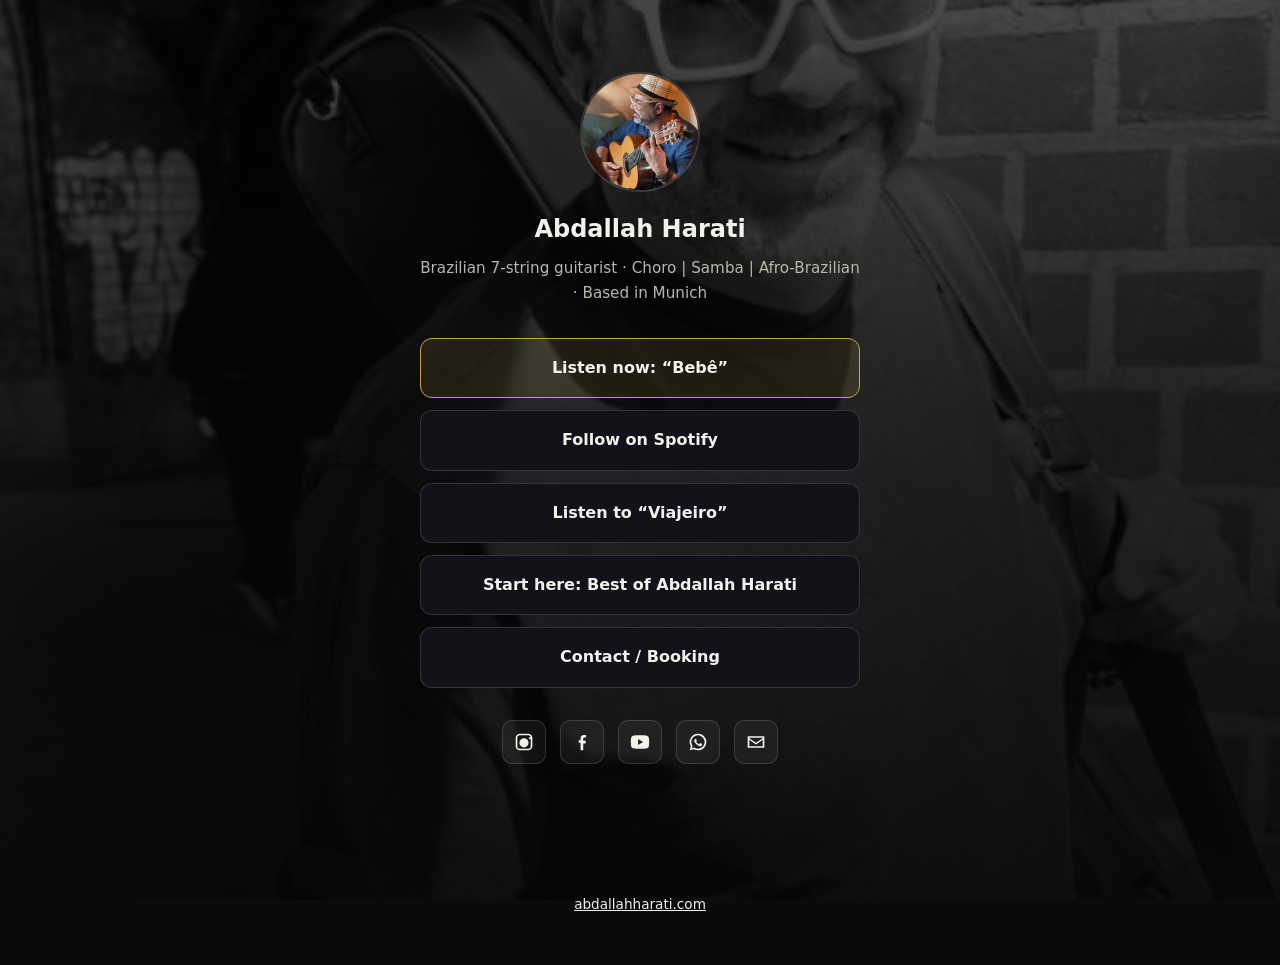
<file: link/index.html>
<!doctype html>
<html lang="en">
<head>
<meta charset="utf-8" />
<meta http-equiv="refresh" content="0; url=/links/">
<link rel="canonical" href="https://abdallahharati.com/links/">
<title>Abdallah Harati – Links</title>
</head>
<body>
<p>Redirecting to <a href="/links/">/links/</a>&hellip;</p>
<script>location.replace("/links/");</script>
</body>
</html>
</file>
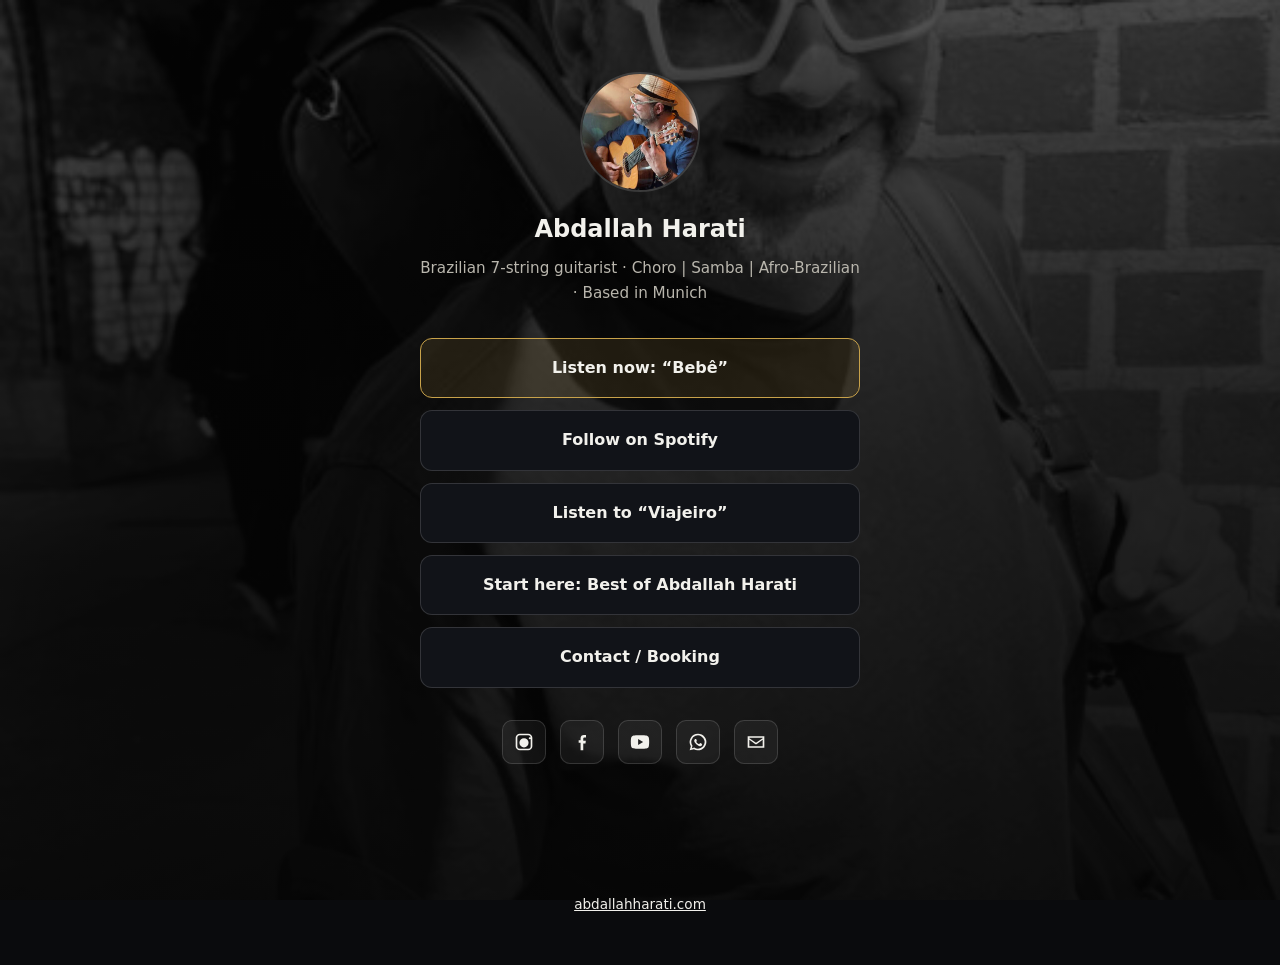
<file: links/index.html>
<!doctype html>
<html lang="en">
<head>
<meta charset="utf-8" />
<meta name="viewport" content="width=device-width, initial-scale=1" />
<title>Abdallah Harati – Links</title>
<meta name="description" content="Abdallah Harati — listen, follow, and get in touch." />
<link rel="canonical" href="https://abdallahharati.com/links/" />
<link rel="icon" href="/favicon.ico" sizes="any">
<link rel="icon" href="/favicon-32.png" type="image/png" sizes="32x32">
<link rel="apple-touch-icon" href="/apple-touch-icon.png">
<link rel="stylesheet" href="/styles.css">
</head>
<body class="links-page">

<div class="bg-fixed" style="background-image:url('/assets/strip-4.jpg');"></div>

<main class="wrap">

<img class="links-avatar" src="/assets/avatar-home.jpg" alt="Abdallah Harati">
<h1>Abdallah Harati</h1>
<p class="tagline">Brazilian 7-string guitarist &middot; Choro | Samba | Afro-Brazilian &middot; Based in Munich</p>

<ul class="link-list">
<li><a class="primary" href="https://open.spotify.com/track/5POWEjmmdjpM7vAqu5G9jX" target="_blank" rel="noopener noreferrer">Listen now: &ldquo;Bebê&rdquo;</a></li>
<li><a href="https://open.spotify.com/artist/4ersfWmVb1QJVSAmoPR4Wt" target="_blank" rel="noopener noreferrer">Follow on Spotify</a></li>
<li><a href="https://open.spotify.com/track/1FKgdaeztm3FK38b9wYlky" target="_blank" rel="noopener noreferrer">Listen to &ldquo;Viajeiro&rdquo;</a></li>
<li><a href="https://open.spotify.com/playlist/5l6EqsQIhzQLzmxYP4M9Hm" target="_blank" rel="noopener noreferrer">Start here: Best of Abdallah Harati</a></li>
<li><a href="/contact/">Contact / Booking</a></li>
</ul>

<div class="socials" style="margin-top:32px;">
<a class="icon-btn" href="https://instagram.com/abdallahharati" target="_blank" rel="noopener noreferrer" aria-label="Instagram">
<svg viewBox="0 0 24 24" fill="currentColor"><path d="M7 2h10a5 5 0 0 1 5 5v10a5 5 0 0 1-5 5H7a5 5 0 0 1-5-5V7a5 5 0 0 1 5-5zm0 2a3 3 0 0 0-3 3v10a3 3 0 0 0 3 3h10a3 3 0 0 0 3-3V7a3 3 0 0 0-3-3H7zm5 3.5a5.5 5.5 0 1 1 0 11 5.5 5.5 0 0 1 0-11zm7-1.3a1.3 1.3 0 1 1 0 2.6 1.3 1.3 0 0 1 0-2.6z"/></svg>
</a>
<a class="icon-btn" href="https://facebook.com/abdallahharatimusic" target="_blank" rel="noopener noreferrer" aria-label="Facebook">
<svg viewBox="0 0 24 24" fill="currentColor"><path d="M13.5 22v-8.2h2.7l.4-3.2h-3.1V8.3c0-.9.3-1.6 1.6-1.6h1.7V3.7c-.3 0-1.3-.1-2.5-.1-2.4 0-4 1.4-4 4v2.2H8v3.2h2.3V22h3.2z"/></svg>
</a>
<a class="icon-btn" href="https://youtube.com/channel/UCVNaiHLAGiqgFhejoAXBe5Q" target="_blank" rel="noopener noreferrer" aria-label="YouTube">
<svg viewBox="0 0 24 24" fill="currentColor"><path d="M23 12s0-3.6-.46-5.3a3 3 0 0 0-2.1-2.1C18.7 4 12 4 12 4s-6.7 0-8.44.6a3 3 0 0 0-2.1 2.1C1 8.4 1 12 1 12s0 3.6.46 5.3a3 3 0 0 0 2.1 2.1C5.3 20 12 20 12 20s6.7 0 8.44-.6a3 3 0 0 0 2.1-2.1C23 15.6 23 12 23 12zM9.75 15.5v-7l6 3.5-6 3.5z"/></svg>
</a>
<a class="icon-btn" href="https://wa.me/4915158968726" target="_blank" rel="noopener noreferrer" aria-label="WhatsApp">
<svg viewBox="0 0 24 24" fill="currentColor"><path d="M12 2a10 10 0 0 0-8.6 15.1L2 22l5.1-1.3A10 10 0 1 0 12 2zm0 18a8 8 0 0 1-4.1-1.1l-.3-.2-3 .8.8-2.9-.2-.3A8 8 0 1 1 12 20zm4.4-5.9c-.2-.1-1.4-.7-1.6-.8-.2-.1-.4-.1-.5.1-.2.2-.6.8-.8 1-.1.2-.3.2-.5.1-1.3-.6-2.2-1.2-3-2.5-.2-.4.2-.4.6-1.2.1-.1 0-.3 0-.4l-.7-1.6c-.2-.4-.4-.4-.5-.4h-.5c-.2 0-.4.1-.6.3-.2.2-.8.8-.8 1.9s.8 2.2 1 2.4c.1.1 1.6 2.5 4 3.5 1.5.6 2 .7 2.7.6.4-.1 1.4-.6 1.6-1.1.2-.5.2-.9.1-1z"/></svg>
</a>
<a class="icon-btn" href="mailto:abdallah@abdallahharati.com" aria-label="Email">
<svg viewBox="0 0 24 24" fill="currentColor"><path d="M2 5h20v14H2V5zm2 2v.4l8 5.6 8-5.6V7H4zm16 2.4-7.4 5.2a1 1 0 0 1-1.2 0L4 9.4V17h16V9.4z"/></svg>
</a>
</div>

</main>

<footer class="site">
<p><a class="plain" href="/" style="text-decoration:underline;">abdallahharati.com</a></p>
</footer>

</body>
</html>
</file>
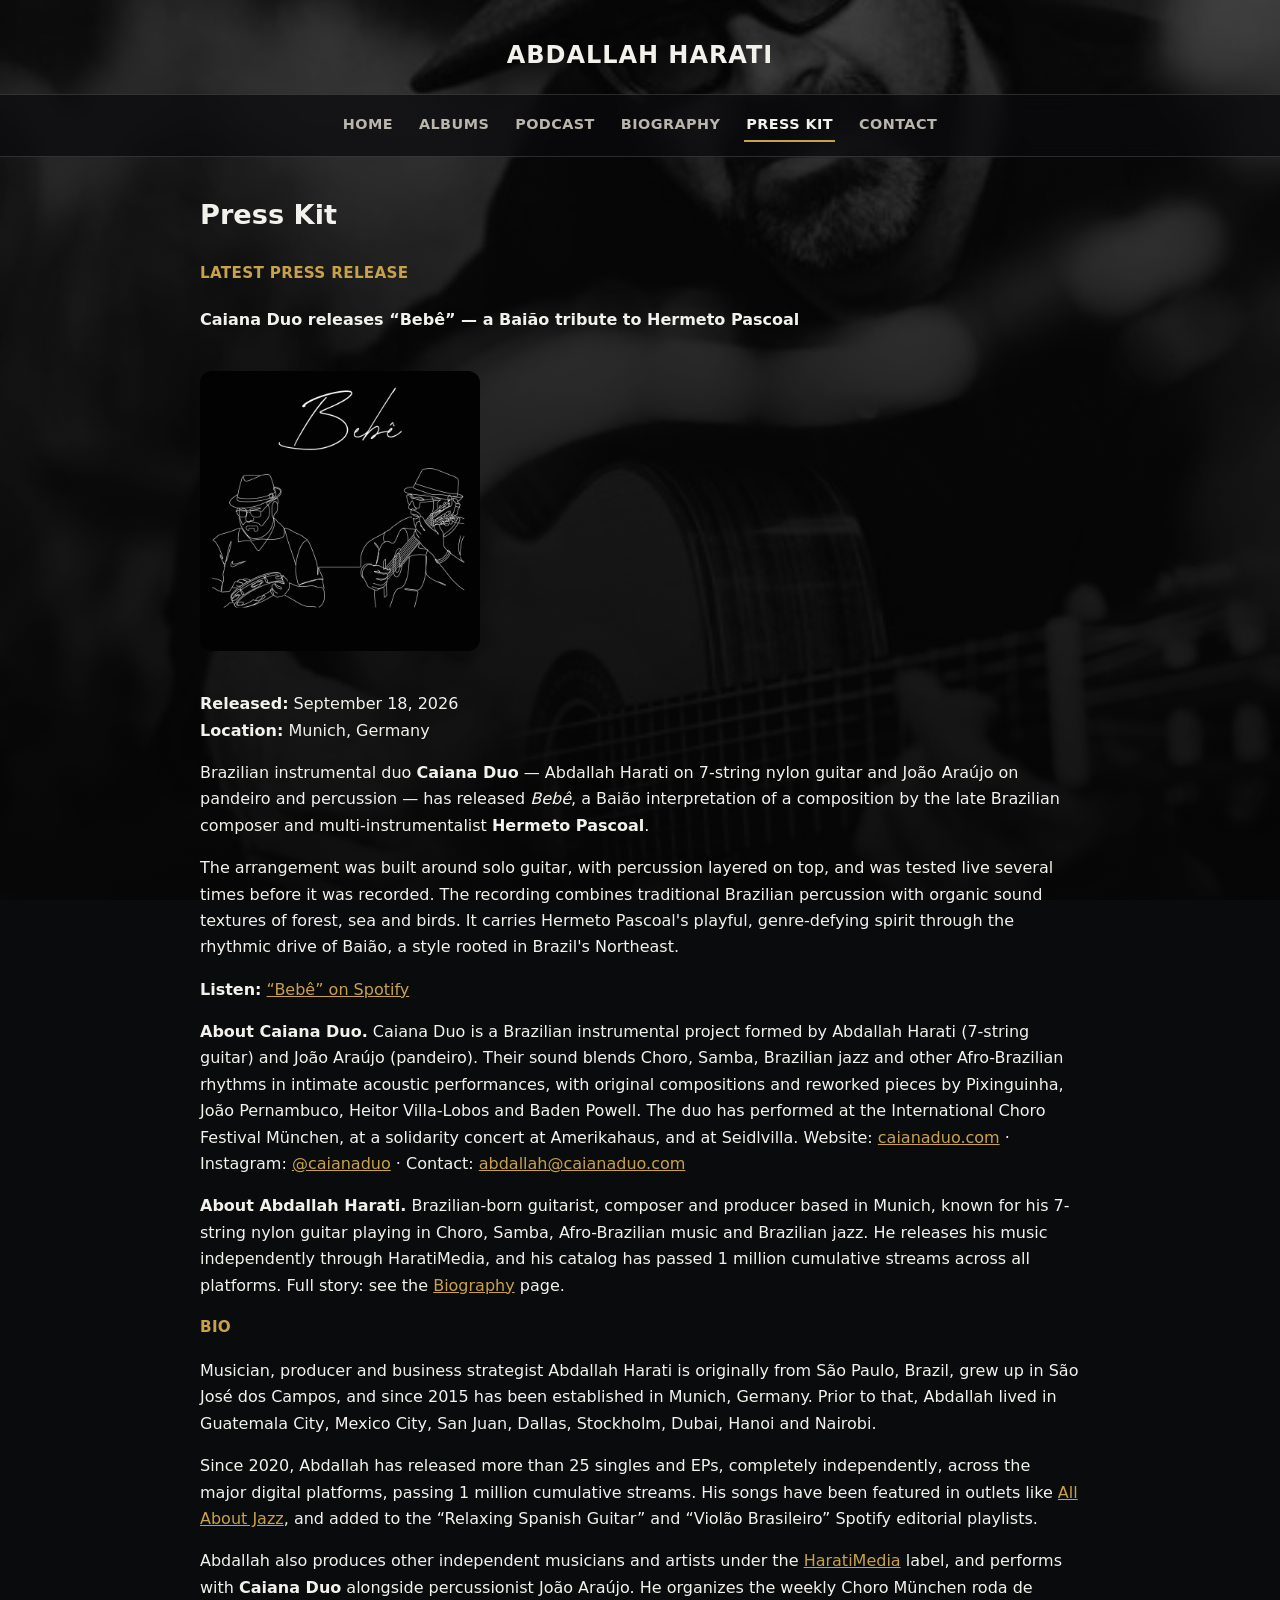
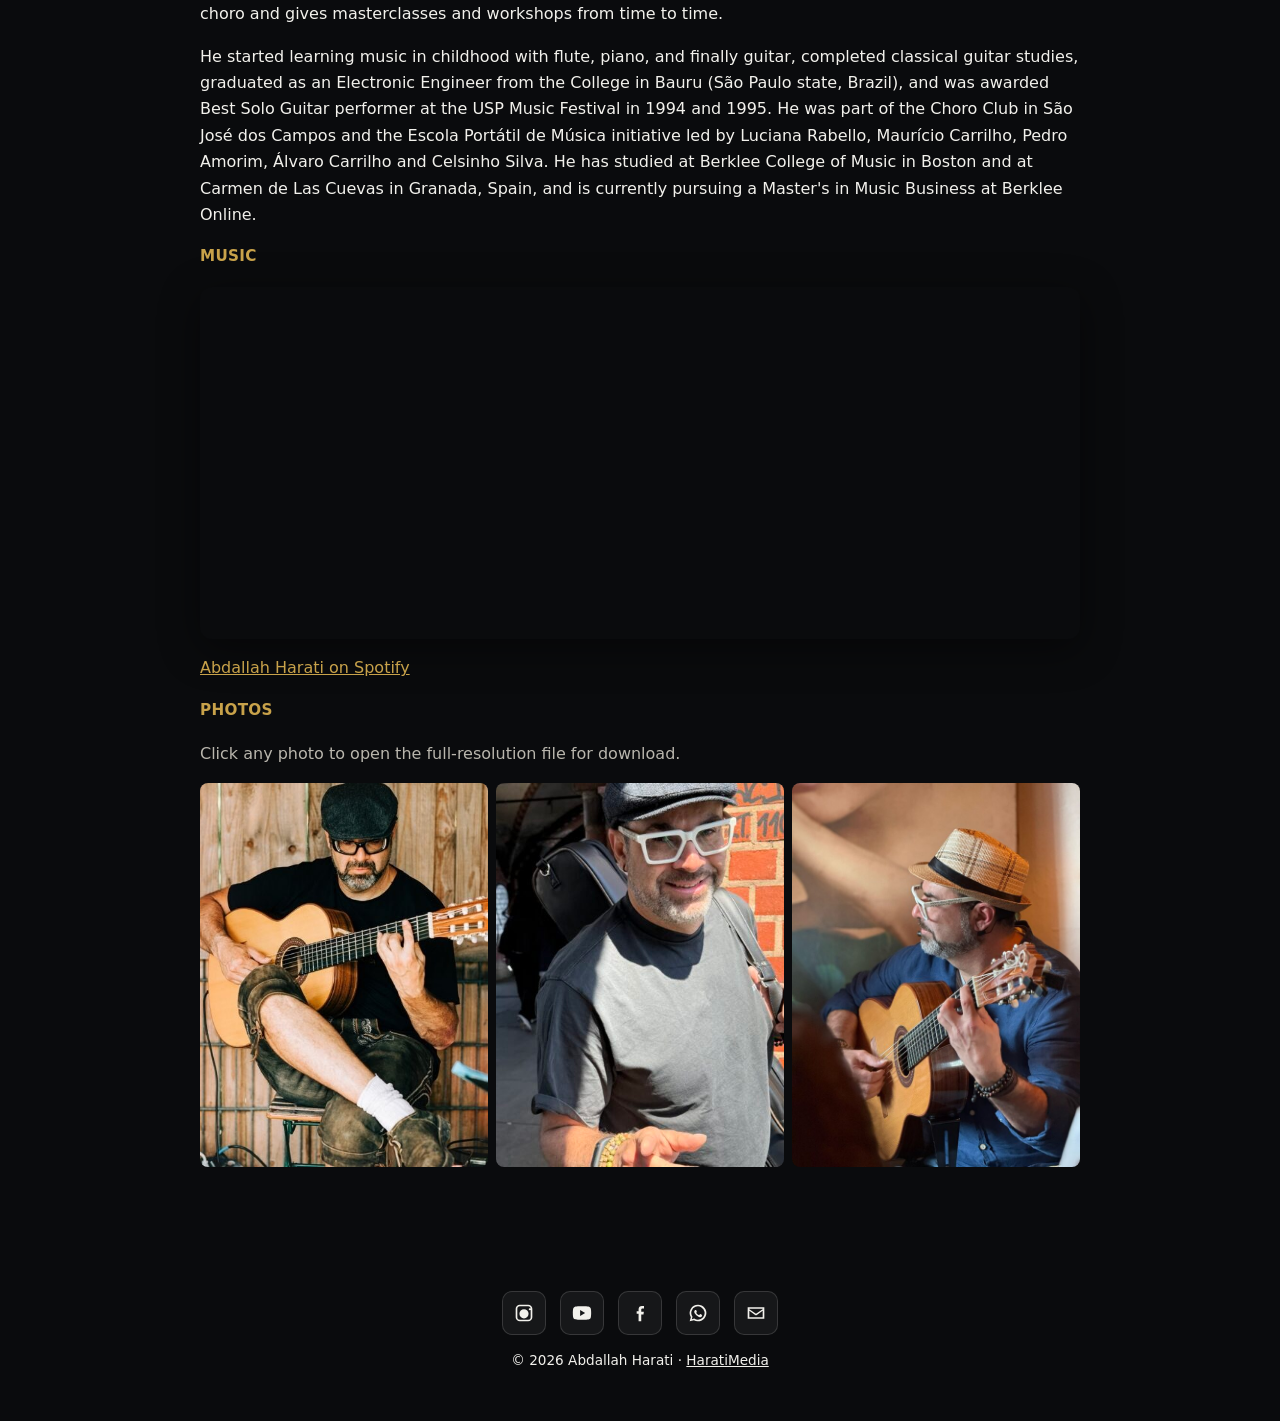
<file: presskit/index.html>
<!doctype html>
<html lang="en">
<head>
<meta charset="utf-8" />
<meta name="viewport" content="width=device-width, initial-scale=1" />
<title>Press Kit – Abdallah Harati</title>
<meta name="description" content="Press kit for Abdallah Harati — bio, latest press release, music, and downloadable photos." />
<link rel="canonical" href="https://abdallahharati.com/presskit/" />
<link rel="icon" href="/favicon.ico" sizes="any">
<link rel="icon" href="/favicon-32.png" type="image/png" sizes="32x32">
<link rel="apple-touch-icon" href="/apple-touch-icon.png">
<link rel="stylesheet" href="/styles.css">
</head>
<body>

<div class="bg-fixed" style="background-image:url('/assets/press-5.jpg');"></div>
<header class="site">
<a class="brand" href="/">ABDALLAH HARATI</a>
</header>

<nav class="main">
<a href="/">Home</a>
<a href="/albums/">Albums</a>
<a href="/concerts/">Podcast</a>
<a href="/biography/">Biography</a>
<a href="/presskit/" aria-current="page">Press Kit</a>
<a href="/contact/">Contact</a>
</nav>

<main class="wrap">


<h2>Press Kit</h2>

<h3>Latest Press Release</h3>

<h4>Caiana Duo releases &ldquo;Bebê&rdquo; &mdash; a Baião tribute to Hermeto Pascoal</h4>
<img src="/assets/Bebe.jpg" alt="Bebê, single artwork by Caiana Duo" style="max-width:280px;border-radius:12px;margin:16px 0;">
<p><strong>Released:</strong> September 18, 2026<br>
<strong>Location:</strong> Munich, Germany</p>

<p>Brazilian instrumental duo <strong>Caiana Duo</strong> &mdash; Abdallah Harati on 7-string nylon guitar and João Araújo on pandeiro and percussion &mdash; has released <em>Bebê</em>, a Baião interpretation of a composition by the late Brazilian composer and multi-instrumentalist <strong>Hermeto Pascoal</strong>.</p>

<p>The arrangement was built around solo guitar, with percussion layered on top, and was tested live several times before it was recorded. The recording combines traditional Brazilian percussion with organic sound textures of forest, sea and birds. It carries Hermeto Pascoal's playful, genre-defying spirit through the rhythmic drive of Baião, a style rooted in Brazil's Northeast.</p>

<p><strong>Listen:</strong> <a href="https://open.spotify.com/track/5POWEjmmdjpM7vAqu5G9jX" target="_blank" rel="noopener noreferrer">&ldquo;Bebê&rdquo; on Spotify</a></p>

<p><strong>About Caiana Duo.</strong> Caiana Duo is a Brazilian instrumental project formed by Abdallah Harati (7-string guitar) and João Araújo (pandeiro). Their sound blends Choro, Samba, Brazilian jazz and other Afro-Brazilian rhythms in intimate acoustic performances, with original compositions and reworked pieces by Pixinguinha, João Pernambuco, Heitor Villa-Lobos and Baden Powell. The duo has performed at the International Choro Festival München, at a solidarity concert at Amerikahaus, and at Seidlvilla. Website: <a href="https://caianaduo.com" target="_blank" rel="noopener noreferrer">caianaduo.com</a> &middot; Instagram: <a href="https://www.instagram.com/caianaduo/" target="_blank" rel="noopener noreferrer">@caianaduo</a> &middot; Contact: <a href="mailto:abdallah@caianaduo.com">abdallah@caianaduo.com</a></p>

<p><strong>About Abdallah Harati.</strong> Brazilian-born guitarist, composer and producer based in Munich, known for his 7-string nylon guitar playing in Choro, Samba, Afro-Brazilian music and Brazilian jazz. He releases his music independently through HaratiMedia, and his catalog has passed 1 million cumulative streams across all platforms. Full story: see the <a href="/biography/">Biography</a> page.</p>

<h3>Bio</h3>
<p>Musician, producer and business strategist Abdallah Harati is originally from São Paulo, Brazil, grew up in São José dos Campos, and since 2015 has been established in Munich, Germany. Prior to that, Abdallah lived in Guatemala City, Mexico City, San Juan, Dallas, Stockholm, Dubai, Hanoi and Nairobi.</p>
<p>Since 2020, Abdallah has released more than 25 singles and EPs, completely independently, across the major digital platforms, passing 1 million cumulative streams. His songs have been featured in outlets like <a href="https://www.allaboutjazz.com" target="_blank" rel="noopener noreferrer">All About Jazz</a>, and added to the &ldquo;Relaxing Spanish Guitar&rdquo; and &ldquo;Violão Brasileiro&rdquo; Spotify editorial playlists.</p>
<p>Abdallah also produces other independent musicians and artists under the <a href="https://haratimedia.com" target="_blank" rel="noopener noreferrer">HaratiMedia</a> label, and performs with <strong>Caiana Duo</strong> alongside percussionist João Araújo. He organizes the weekly Choro München roda de choro and gives masterclasses and workshops from time to time.</p>
<p>He started learning music in childhood with flute, piano, and finally guitar, completed classical guitar studies, graduated as an Electronic Engineer from the College in Bauru (São Paulo state, Brazil), and was awarded Best Solo Guitar performer at the USP Music Festival in 1994 and 1995. He was part of the Choro Club in São José dos Campos and the Escola Portátil de Música initiative led by Luciana Rabello, Maurício Carrilho, Pedro Amorim, Álvaro Carrilho and Celsinho Silva. He has studied at Berklee College of Music in Boston and at Carmen de Las Cuevas in Granada, Spain, and is currently pursuing a Master's in Music Business at Berklee Online.</p>

<h3>Music</h3>
<div class="spotify-embed">
<iframe src="https://open.spotify.com/embed/playlist/5l6EqsQIhzQLzmxYP4M9Hm?theme=0" width="100%" height="352" allowfullscreen="" allow="autoplay; clipboard-write; encrypted-media; fullscreen; picture-in-picture" loading="lazy" title="Abdallah Harati playlist on Spotify"></iframe>
</div>
<p><a href="https://open.spotify.com/artist/4ersfWmVb1QJVSAmoPR4Wt" target="_blank" rel="noopener noreferrer">Abdallah Harati on Spotify</a></p>

<h3>Photos</h3>
<p class="muted">Click any photo to open the full-resolution file for download.</p>
<div class="gallery-grid">
<a href="/assets/press-4.jpg" target="_blank" rel="noopener noreferrer"><img src="/assets/press-4.jpg" alt="Abdallah Harati" loading="lazy"></a>
<a href="/assets/strip-4.jpg" target="_blank" rel="noopener noreferrer"><img src="/assets/strip-4.jpg" alt="Abdallah Harati portrait" loading="lazy"></a>
<a href="/assets/strip-5.jpg" target="_blank" rel="noopener noreferrer"><img src="/assets/strip-5.jpg" alt="Abdallah Harati" loading="lazy"></a>
</div>


</main>

<footer class="site">
<div class="socials">
<a class="icon-btn" href="https://www.instagram.com/abdallahharati/" target="_blank" rel="noopener noreferrer" aria-label="Instagram">
<svg viewBox="0 0 24 24" fill="currentColor"><path d="M7 2h10a5 5 0 0 1 5 5v10a5 5 0 0 1-5 5H7a5 5 0 0 1-5-5V7a5 5 0 0 1 5-5zm0 2a3 3 0 0 0-3 3v10a3 3 0 0 0 3 3h10a3 3 0 0 0 3-3V7a3 3 0 0 0-3-3H7zm5 3.5a5.5 5.5 0 1 1 0 11 5.5 5.5 0 0 1 0-11zm7-1.3a1.3 1.3 0 1 1 0 2.6 1.3 1.3 0 0 1 0-2.6z"/></svg>
</a>
<a class="icon-btn" href="https://www.youtube.com/abdallahharati?sub_confirmation=1" target="_blank" rel="noopener noreferrer" aria-label="YouTube">
<svg viewBox="0 0 24 24" fill="currentColor"><path d="M23 12s0-3.6-.46-5.3a3 3 0 0 0-2.1-2.1C18.7 4 12 4 12 4s-6.7 0-8.44.6a3 3 0 0 0-2.1 2.1C1 8.4 1 12 1 12s0 3.6.46 5.3a3 3 0 0 0 2.1 2.1C5.3 20 12 20 12 20s6.7 0 8.44-.6a3 3 0 0 0 2.1-2.1C23 15.6 23 12 23 12zM9.75 15.5v-7l6 3.5-6 3.5z"/></svg>
</a>
<a class="icon-btn" href="https://www.facebook.com/abdallahharatimusic/" target="_blank" rel="noopener noreferrer" aria-label="Facebook">
<svg viewBox="0 0 24 24" fill="currentColor"><path d="M13.5 22v-8.2h2.7l.4-3.2h-3.1V8.3c0-.9.3-1.6 1.6-1.6h1.7V3.7c-.3 0-1.3-.1-2.5-.1-2.4 0-4 1.4-4 4v2.2H8v3.2h2.3V22h3.2z"/></svg>
</a>
<a class="icon-btn" href="https://wa.me/4915158968726" target="_blank" rel="noopener noreferrer" aria-label="WhatsApp">
<svg viewBox="0 0 24 24" fill="currentColor"><path d="M12 2a10 10 0 0 0-8.6 15.1L2 22l5.1-1.3A10 10 0 1 0 12 2zm0 18a8 8 0 0 1-4.1-1.1l-.3-.2-3 .8.8-2.9-.2-.3A8 8 0 1 1 12 20zm4.4-5.9c-.2-.1-1.4-.7-1.6-.8-.2-.1-.4-.1-.5.1-.2.2-.6.8-.8 1-.1.2-.3.2-.5.1-1.3-.6-2.2-1.2-3-2.5-.2-.4.2-.4.6-1.2.1-.1 0-.3 0-.4l-.7-1.6c-.2-.4-.4-.4-.5-.4h-.5c-.2 0-.4.1-.6.3-.2.2-.8.8-.8 1.9s.8 2.2 1 2.4c.1.1 1.6 2.5 4 3.5 1.5.6 2 .7 2.7.6.4-.1 1.4-.6 1.6-1.1.2-.5.2-.9.1-1z"/></svg>
</a>
<a class="icon-btn" href="mailto:abdallah@abdallahharati.com" target="_blank" rel="noopener noreferrer" aria-label="Email">
<svg viewBox="0 0 24 24" fill="currentColor"><path d="M2 5h20v14H2V5zm2 2v.4l8 5.6 8-5.6V7H4zm16 2.4-7.4 5.2a1 1 0 0 1-1.2 0L4 9.4V17h16V9.4z"/></svg>
</a>
</div>
<p>&copy; <span id="year"></span> Abdallah Harati &middot; <a class="plain" href="https://haratimedia.com" target="_blank" rel="noopener noreferrer" style="text-decoration:underline;">HaratiMedia</a></p>
</footer>
<script>document.getElementById("year").textContent = new Date().getFullYear();</script>
</body>
</html>
</file>
<file: styles.css>
:root{
  --bg:#0a0b0d;
  --panel:rgba(10,11,13,0.72);
  --panel-solid:#111318;
  --text:#f2f1ec;
  --muted:#b9b6ad;
  --brand:#c8a24a;
  --border:rgba(255,255,255,0.14);
  --shadow:0 10px 40px rgba(0,0,0,0.45);
}
*{box-sizing:border-box}
html,body{height:100%}
body{
  margin:0;
  font:16px/1.65 system-ui,-apple-system,"Segoe UI",Roboto,"Helvetica Neue",Arial,sans-serif;
  color:var(--text);
  background:var(--bg);
}

/* Fixed background photo behind every page */
.bg-fixed{
  position:fixed;
  inset:0;
  background-size:cover;
  background-position:center;
  background-attachment:fixed;
  filter:grayscale(1) brightness(0.7) contrast(1);
  z-index:-2;
}
.bg-fixed::after{
  content:"";
  position:absolute;
  inset:0;
  background:linear-gradient(180deg, rgba(6,7,9,0.55) 0%, rgba(6,7,9,0.78) 45%, rgba(6,7,9,0.92) 100%);
}
@media (max-width:640px){
  .bg-fixed{background-attachment:scroll;}
}

.wrap{max-width:920px;margin:0 auto;padding:0 20px 80px;position:relative;}

header.site{
  padding:36px 20px 18px;
  text-align:center;
}
header.site .brand{
  font-size:1.5rem;
  font-weight:700;
  letter-spacing:0.04em;
  text-decoration:none;
  color:var(--text);
}

nav.main{
  position:sticky;
  top:0;
  z-index:10;
  background:var(--panel);
  backdrop-filter:blur(10px);
  -webkit-backdrop-filter:blur(10px);
  border-top:1px solid var(--border);
  border-bottom:1px solid var(--border);
  display:flex;
  justify-content:center;
  flex-wrap:wrap;
  gap:22px;
  padding:14px 16px;
  margin-bottom:36px;
}
nav.main a{
  color:var(--muted);
  text-decoration:none;
  font-weight:600;
  letter-spacing:0.03em;
  font-size:0.9rem;
  text-transform:uppercase;
  padding:4px 2px;
  border-bottom:2px solid transparent;
}
nav.main a:hover, nav.main a[aria-current="page"]{
  color:var(--text);
  border-bottom-color:var(--brand);
}

/* Hero (home) */
.hero{
  text-align:center;
  padding:14vh 16px 8vh;
}
.hero h1{
  font-size:clamp(1.9rem, 5vw, 3rem);
  margin:0 0 14px;
  letter-spacing:0.01em;
}
.hero p.tagline{
  font-size:clamp(1rem, 2.4vw, 1.25rem);
  color:var(--muted);
  max-width:640px;
  margin:0 auto;
}

h2{font-size:1.7rem;margin-top:0;}
h3{font-size:1.2rem;color:var(--brand);letter-spacing:0.02em;text-transform:uppercase;font-size:0.95rem;margin-bottom:18px;}
section{margin-bottom:56px;}

p{color:var(--text);}
p.muted, .muted{color:var(--muted);}

blockquote{
  border-left:3px solid var(--brand);
  margin:20px 0;
  padding:2px 0 2px 20px;
  color:var(--muted);
  font-style:italic;
}

a{color:var(--brand);}
a.plain{color:var(--text);}

.card{
  background:var(--panel-solid);
  border:1px solid var(--border);
  border-radius:14px;
  padding:24px;
  box-shadow:var(--shadow);
}

/* Latest releases (home) */
.releases-grid{
  display:grid;
  grid-template-columns:repeat(auto-fit, minmax(220px, 1fr));
  gap:18px;
}
.release-card{
  background:var(--panel-solid);
  border:1px solid var(--border);
  border-radius:12px;
  overflow:hidden;
}
.release-card iframe{display:block;width:100%;border:0;}
.release-card .meta{padding:14px 16px 18px;}
.release-card .meta .title{font-weight:700;margin:0 0 4px;}
.release-card .meta .date{color:var(--muted);font-size:0.85rem;margin:0;}

/* Photo strip */
.photo-strip{
  display:grid;
  grid-template-columns:repeat(5,1fr);
  gap:6px;
}
.photo-strip img{width:100%;height:100%;object-fit:cover;aspect-ratio:1/1;display:block;border-radius:6px;}
@media (max-width:640px){
  .photo-strip{grid-template-columns:repeat(3,1fr);}
}

/* Albums page */
.album-block{margin-bottom:48px;}
.album-block h3.track-title{
  color:var(--text);
  text-transform:none;
  font-size:1.3rem;
  letter-spacing:0;
  margin-bottom:4px;
}
.album-block .track-sub{color:var(--muted);margin:0 0 14px;font-size:0.9rem;}
.spotify-embed{border-radius:12px;overflow:hidden;box-shadow:var(--shadow);}
.spotify-embed iframe{display:block;width:100%;border:0;}

/* Lettered lists */
.lettered{list-style:none;margin:0;padding:0;}
.lettered li{
  display:flex;
  gap:12px;
  margin-bottom:14px;
  align-items:baseline;
}
.lettered li .letter{
  flex:0 0 auto;
  font-weight:700;
  color:var(--brand);
  min-width:1.4em;
}

/* Press kit photo grid */
.gallery-grid{
  display:grid;
  grid-template-columns:repeat(3,1fr);
  gap:8px;
}
.gallery-grid img{width:100%;display:block;border-radius:8px;aspect-ratio:3/4;object-fit:cover;}
@media (max-width:640px){
  .gallery-grid{grid-template-columns:repeat(2,1fr);}
}

.download-list{list-style:none;margin:0;padding:0;}
.download-list li{margin-bottom:10px;}
.download-list a{
  display:inline-block;
  padding:10px 16px;
  border:1px solid var(--border);
  border-radius:8px;
  text-decoration:none;
  color:var(--text);
  background:var(--panel-solid);
}
.download-list a:hover{border-color:var(--brand);}

/* Contact */
.contact-methods{
  display:grid;
  grid-template-columns:repeat(auto-fit, minmax(200px,1fr));
  gap:14px;
}
.contact-method{
  display:flex;
  flex-direction:column;
  align-items:center;
  justify-content:center;
  gap:10px;
  padding:28px 16px;
  background:var(--panel-solid);
  border:1px solid var(--border);
  border-radius:12px;
  text-decoration:none;
  color:var(--text);
  text-align:center;
}
.contact-method:hover{border-color:var(--brand);}
.contact-method .icon{width:26px;height:26px;flex:0 0 auto;color:var(--brand);}
.contact-method .icon svg{width:100%;height:100%;}
.contact-method .label{font-weight:600;letter-spacing:0.02em;}

/* Socials row */
.socials{
  display:flex;
  justify-content:center;
  gap:14px;
  flex-wrap:wrap;
  margin:8px 0 0;
}
.icon-btn{
  width:44px;height:44px;
  border-radius:10px;
  display:inline-flex;align-items:center;justify-content:center;
  border:1px solid var(--border);
  background:rgba(255,255,255,0.05);
  color:var(--text);
  text-decoration:none;
}
.icon-btn:hover{background:rgba(255,255,255,0.1);border-color:var(--brand);}
.icon-btn svg{width:20px;height:20px;}

/* Flag / verify note */
.flag{
  border:1px dashed rgba(200,162,74,0.6);
  background:rgba(200,162,74,0.08);
  border-radius:10px;
  padding:12px 16px;
  color:var(--muted);
  font-size:0.9rem;
  margin:18px 0;
}
.flag strong{color:var(--brand);}

/* Links (bio-link) page */
.links-page .wrap{max-width:480px;padding-top:8vh;}
.links-avatar{
  width:120px;height:120px;
  border-radius:50%;
  object-fit:cover;
  display:block;
  margin:0 auto 18px;
  border:2px solid var(--border);
}
.links-page h1{
  text-align:center;
  font-size:1.5rem;
  margin:0 0 6px;
}
.links-page p.tagline{
  text-align:center;
  color:var(--muted);
  font-size:0.95rem;
  margin:0 0 32px;
}
.link-list{list-style:none;margin:0;padding:0;display:flex;flex-direction:column;gap:12px;}
.link-list a{
  display:block;
  text-align:center;
  padding:16px 20px;
  background:var(--panel-solid);
  border:1px solid var(--border);
  border-radius:12px;
  color:var(--text);
  text-decoration:none;
  font-weight:600;
}
.link-list a:hover{border-color:var(--brand);background:rgba(255,255,255,0.06);}
.link-list a.primary{border-color:var(--brand);background:rgba(200,162,74,0.12);}

footer.site{
  text-align:center;
  color:var(--muted);
  padding:36px 20px;
  font-size:0.85rem;
  position:relative;
}
</file>
